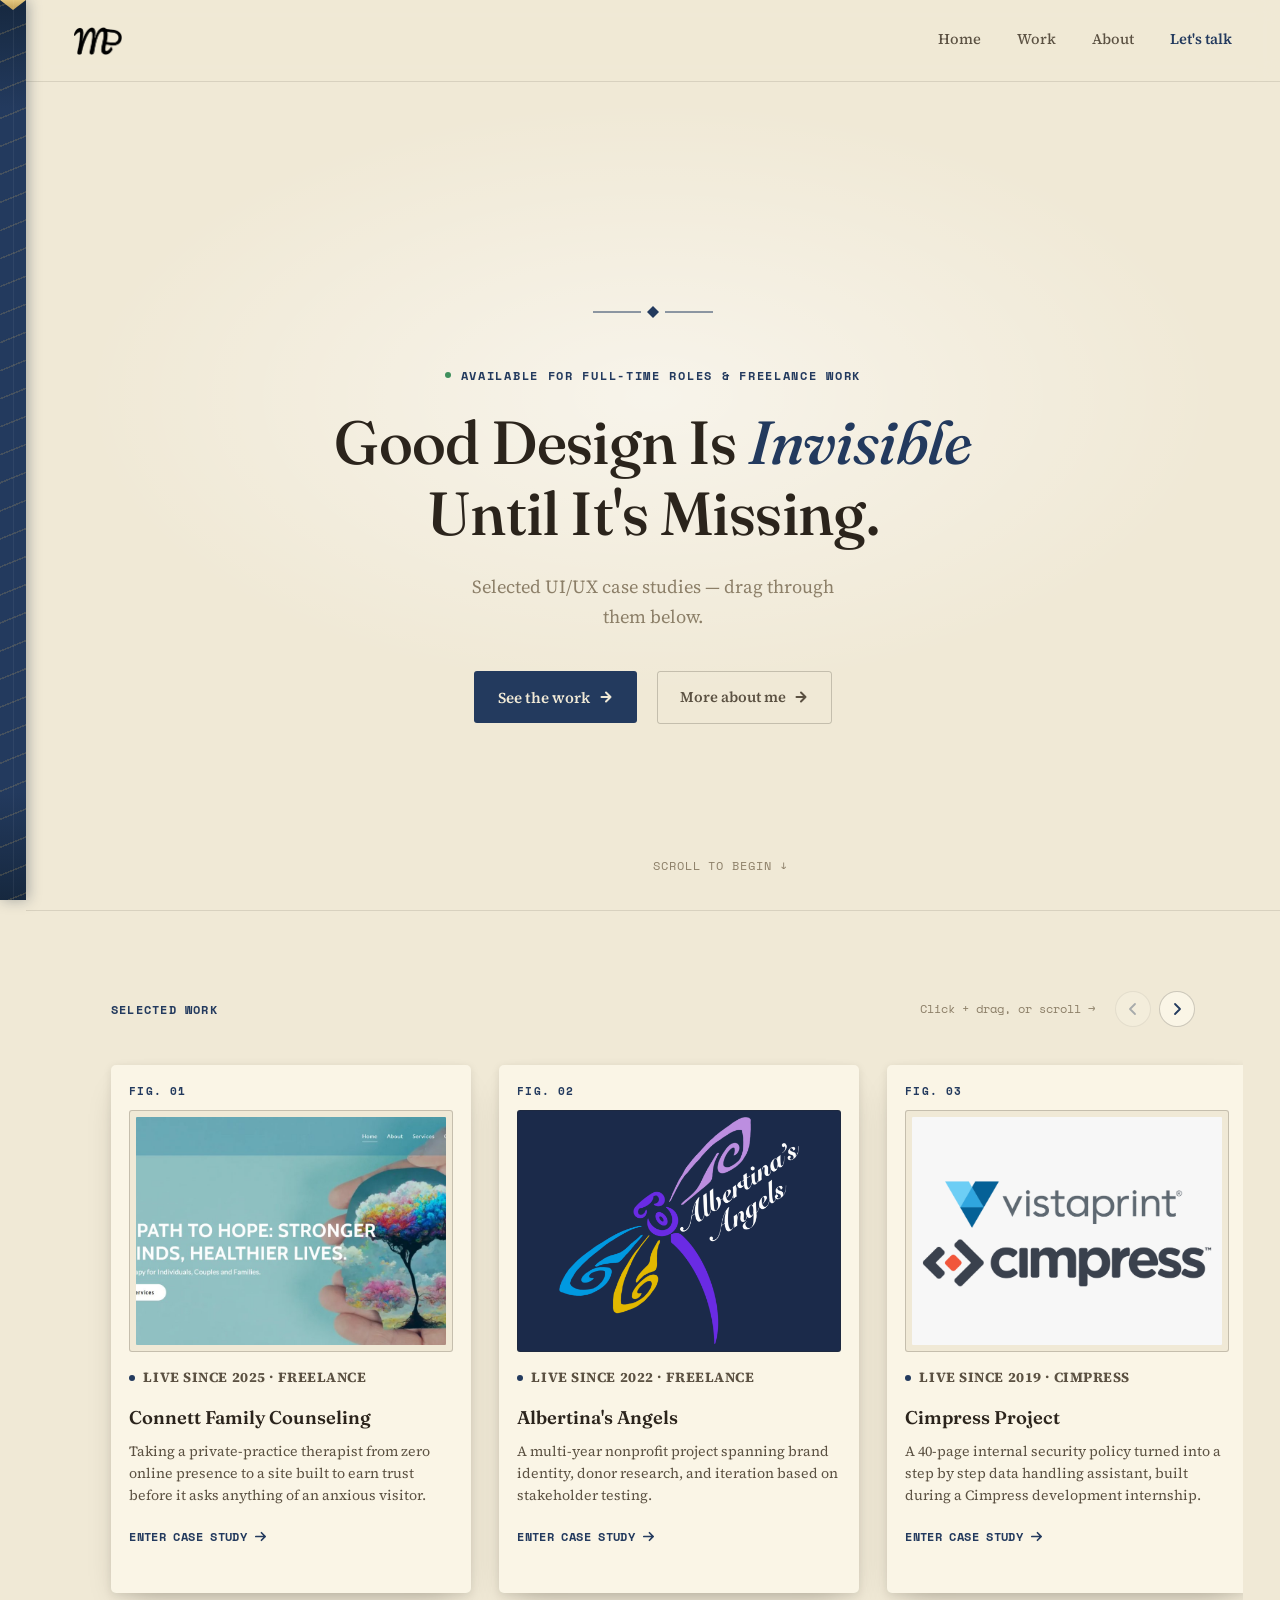
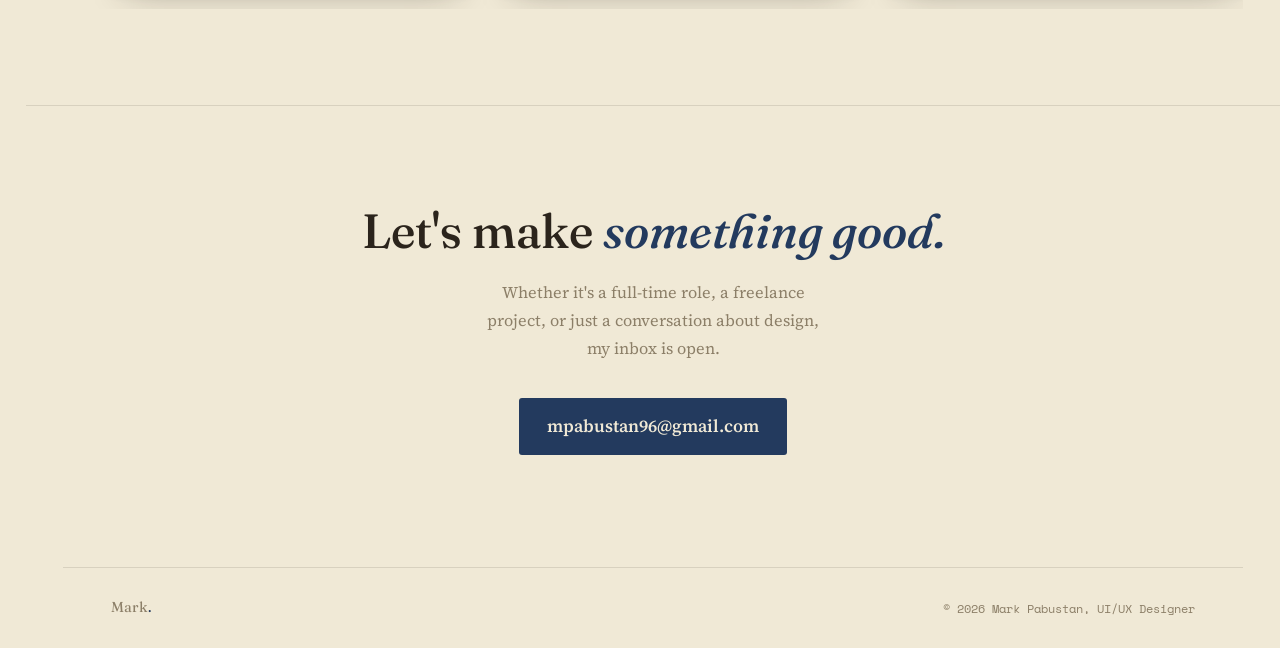
<file: index.html>
<!DOCTYPE html>
<html lang="en">
<head>
  <meta charset="UTF-8" />
  <meta name="viewport" content="width=device-width, initial-scale=1.0" />
  <title>Mark Pabustan, UI/UX Designer</title>
  <link rel="preconnect" href="https://fonts.googleapis.com" />
  <link rel="preconnect" href="https://fonts.gstatic.com" crossorigin />
  <link href="https://fonts.googleapis.com/css2?family=Fraunces:ital,opsz,wght@0,9..144,400;0,9..144,500;0,9..144,600;1,9..144,500&family=Source+Serif+4:opsz,wght@8..60,400;8..60,500;8..60,600&family=Space+Mono:wght@400;700&display=swap" rel="stylesheet" />
  <link rel="stylesheet" href="index.css" />
  <link rel="icon" href="images/favicon-light.png" media="(prefers-color-scheme: light)">
  <link rel="icon" href="images/favicon-dark.png" media="(prefers-color-scheme: dark)">
  <link rel="icon" href="images/favicon.ico" sizes="any">
  <link rel="apple-touch-icon" href="images/apple-touch-icon.png">
  <link rel="manifest" href="site.webmanifest">
  <meta name="theme-color" content="#F0E9D6">

  <!-- Open Graph / social preview -->
  <meta property="og:type" content="website">
  <meta property="og:site_name" content="Mark Pabustan — UI/UX Designer">
  <meta property="og:title" content="Mark Pabustan — UI/UX Designer">
  <meta property="og:description" content="UI/UX designer portfolio featuring selected case studies in product design, based in New York.">
  <meta property="og:image" content="images/og-image.png">
  <meta name="twitter:card" content="summary_large_image">
  <meta name="twitter:title" content="Mark Pabustan — UI/UX Designer">
  <meta name="twitter:description" content="UI/UX designer portfolio featuring selected case studies in product design, based in New York.">
  <meta name="twitter:image" content="images/og-image.png">
</head>
<body class="home-page">
  <script src="page-transitions.js"></script>

  <a href="#main" class="skip-link">Skip to main content</a>

  <!-- The spine — fixed navy binding, stitched with brass thread.
       .spine-fill is the scroll-progress ribbon bookmark. -->
  <div class="spine" aria-hidden="true">
    <div class="spine-fill" id="spineFill"></div>
  </div>

  <!-- NAV -->
  <header>
    <nav class="home-nav" aria-label="Primary">
      <a href="index.html" class="home-logo"><img src="images/logo-black.png" alt="Mark Pabustan, home" width="195" height="114"></a>
      <ul class="home-nav-links" id="nav-links">
        <li><a href="index.html">Home</a></li>
        <li><a href="#work-reel">Work</a></li>
        <li><a href="about.html">About</a></li>
        <li><a href="#contact" class="home-nav-cta">Let's talk</a></li>
      </ul>
      <button class="nav-toggle" id="nav-toggle" aria-expanded="false" aria-controls="nav-links-mobile" aria-label="Open menu">
        <svg width="22" height="22" viewBox="0 0 22 22" fill="none" stroke="currentColor" stroke-width="1.8" stroke-linecap="round" aria-hidden="true"><path d="M3 6h16M3 11h16M3 16h16"/></svg>
      </button>
    </nav>
    <ul class="nav-links-mobile" id="nav-links-mobile">
      <li><a href="index.html">Home</a></li>
      <li><a href="#work-reel">Work</a></li>
      <li><a href="about.html">About</a></li>
      <li><a href="#contact" class="home-nav-cta">Let's talk</a></li>
    </ul>
  </header>

  <main id="main">

    <!-- HERO — title page. No canvas: a static, physical opening
         page rather than a HUD-style particle network. -->
    <section class="home-hero" id="home-hero">
      <div class="hero-ornament" aria-hidden="true">
        <svg width="120" height="16" viewBox="0 0 120 16" fill="none">
          <line x1="0" y1="8" x2="48" y2="8" stroke="#233A5E" stroke-width="1"/>
          <path d="M60 2L66 8L60 14L54 8Z" fill="#233A5E"/>
          <line x1="72" y1="8" x2="120" y2="8" stroke="#233A5E" stroke-width="1"/>
        </svg>
      </div>
      <p class="home-eyebrow"><span class="dot" aria-hidden="true"></span>Available for full-time roles &amp; freelance work</p>
      <h1 class="home-h1">Good Design Is <em>Invisible</em> Until It's Missing.</h1>
      <p class="home-lede">Selected UI/UX case studies — drag through them below.</p>
      <div class="home-hero-actions">
        <a href="#work-reel" class="home-btn-primary">
          See the work
          <svg width="14" height="14" viewBox="0 0 14 14" fill="none" stroke="currentColor" stroke-width="2" stroke-linecap="round" stroke-linejoin="round" aria-hidden="true"><path d="M2.5 7h9M7 2.5L11.5 7 7 11.5"/></svg>
        </a>
        <a href="about.html" class="home-btn-ghost">
          More about me
          <svg width="14" height="14" viewBox="0 0 14 14" fill="none" stroke="currentColor" stroke-width="2" stroke-linecap="round" stroke-linejoin="round" aria-hidden="true"><path d="M2.5 7h9M7 2.5L11.5 7 7 11.5"/></svg>
        </a>
      </div>
      <span class="home-scroll-cue">Scroll to begin ↓</span>
    </section>

    <!-- WORK REEL — the original drag/wheel/scroll-snap-dots
         mechanic from index-work-reel.js, unchanged, reskinned
         here as numbered book plates. -->
    <section class="home-reel-wrap" id="work-reel">
      <div class="home-reel-head">
        <span class="home-reel-eyebrow">Selected work</span>
        <div class="home-reel-controls">
          <span class="home-reel-hint">Click + drag, or scroll →</span>
          <div class="reel-arrows">
            <button type="button" class="reel-arrow reel-arrow--prev" id="reelPrev" aria-label="Previous project">
              <svg width="16" height="16" viewBox="0 0 16 16" fill="none" stroke="currentColor" stroke-width="1.8" stroke-linecap="round" stroke-linejoin="round" aria-hidden="true"><path d="M10 3L5 8l5 5"/></svg>
            </button>
            <button type="button" class="reel-arrow reel-arrow--next" id="reelNext" aria-label="Next project">
              <svg width="16" height="16" viewBox="0 0 16 16" fill="none" stroke="currentColor" stroke-width="1.8" stroke-linecap="round" stroke-linejoin="round" aria-hidden="true"><path d="M6 3l5 5-5 5"/></svg>
            </button>
          </div>
        </div>
      </div>
      <div class="home-reel" id="reel" role="region" aria-roledescription="carousel" aria-label="Selected work" tabindex="0">

        <a class="home-frame" href="counseling.html">
          <span class="plate-fig">Fig. 01</span>
          <div class="plate-thumb">
            <img src="images/counseling-card.jpg" alt="Connett Family Counseling website" loading="lazy" draggable="false">
          </div>
          <p class="plate-status"><span class="live-dot" aria-hidden="true"></span>Live since 2025 · Freelance</p>
          <h3>Connett Family Counseling</h3>
          <p>Taking a private-practice therapist from zero online presence to a site built to earn trust before it asks anything of an anxious visitor.</p>
          <span class="plate-link">
            Enter case study
            <svg width="15" height="15" viewBox="0 0 16 16" fill="none" stroke="currentColor" stroke-width="1.8" stroke-linecap="round" stroke-linejoin="round" aria-hidden="true"><path d="M3 8h10M9 4l4 4-4 4"/></svg>
          </span>
        </a>

        <a class="home-frame home-frame--contain" href="albertinas-angels.html">
          <span class="plate-fig">Fig. 02</span>
          <div class="plate-thumb plate-thumb--angels">
            <img src="images/albertinas-angels-card.png" alt="Albertina's Angels brand identity" loading="lazy" draggable="false">
          </div>
          <p class="plate-status"><span class="live-dot" aria-hidden="true"></span>Live since 2022 · Freelance</p>
          <h3>Albertina's Angels</h3>
          <p>A multi-year nonprofit project spanning brand identity, donor research, and iteration based on stakeholder testing.</p>
          <span class="plate-link">
            Enter case study
            <svg width="15" height="15" viewBox="0 0 16 16" fill="none" stroke="currentColor" stroke-width="1.8" stroke-linecap="round" stroke-linejoin="round" aria-hidden="true"><path d="M3 8h10M9 4l4 4-4 4"/></svg>
          </span>
        </a>

        <a class="home-frame" href="dhpa.html">
          <span class="plate-fig">Fig. 03</span>
          <div class="plate-thumb">
            <img src="images/dhpa-card.png" alt="Cimpress and Vistaprint logo lockup, representing the DHPA internal tool project" loading="lazy" draggable="false">
          </div>
          <p class="plate-status"><span class="live-dot" aria-hidden="true"></span>Live since 2019 · Cimpress</p>
          <h3>Cimpress Project</h3>
          <p>A 40-page internal security policy turned into a step by step data handling assistant, built during a Cimpress development internship.</p>
          <span class="plate-link">
            Enter case study
            <svg width="15" height="15" viewBox="0 0 16 16" fill="none" stroke="currentColor" stroke-width="1.8" stroke-linecap="round" stroke-linejoin="round" aria-hidden="true"><path d="M3 8h10M9 4l4 4-4 4"/></svg>
          </span>
        </a>

        <a class="home-frame" href="education.html">
          <span class="plate-fig">Fig. 04</span>
          <div class="plate-thumb">
            <img src="images/bootcamp-card.jpg" alt="Bootcamp project screenshots" loading="lazy" draggable="false">
          </div>
          <p class="plate-status"><span class="live-dot" aria-hidden="true"></span>Completed in 2023</p>
          <h3>Bootcamp Projects</h3>
          <p>A handful of smaller projects from the Google UX Design Certificate and Columbia Engineering UI/UX Bootcamp — earlier reps, different muscles.</p>
          <span class="plate-link">
            Enter case studies
            <svg width="15" height="15" viewBox="0 0 16 16" fill="none" stroke="currentColor" stroke-width="1.8" stroke-linecap="round" stroke-linejoin="round" aria-hidden="true"><path d="M3 8h10M9 4l4 4-4 4"/></svg>
          </span>
        </a>

      </div>
      <div class="home-dots" id="dots" role="tablist" aria-label="Jump to a project">
        <button type="button" class="is-active" role="tab" aria-selected="true" aria-label="Connett Family Counseling"></button>
        <button type="button" role="tab" aria-selected="false" aria-label="Albertina's Angels"></button>
        <button type="button" role="tab" aria-selected="false" aria-label="Cimpress Project"></button>
        <button type="button" role="tab" aria-selected="false" aria-label="Bootcamp Projects"></button>
      </div>
    </section>

    <!-- CONTACT — the colophon page -->
    <section class="home-contact" id="contact">
      <h2>Let's make <em>something good.</em></h2>
      <p>Whether it's a full-time role, a freelance project, or just a conversation about design, my inbox is open.</p>
      <a href="mailto:mpabustan96@gmail.com" class="home-contact-email">mpabustan96@gmail.com</a>
    </section>

  </main>

  <footer class="home-footer">
    <span class="home-footer-logo">Mark<span>.</span></span>
    <span class="home-footer-copy">© 2026 Mark Pabustan, UI/UX Designer</span>
  </footer>

  <script src="index-work-reel.js"></script>

  <script>
    const navToggle = document.getElementById('nav-toggle');
    const mobileNav = document.getElementById('nav-links-mobile');

    // Keep the mobile dropdown pinned directly under the sticky nav,
    // measuring its real height since it can wrap on small screens.
    function updateMobileNavOffset() {
      const headerEl = document.querySelector('.home-nav');
      if (headerEl) {
        document.documentElement.style.setProperty('--nav-h', headerEl.offsetHeight + 'px');
      }
    }
    updateMobileNavOffset();
    window.addEventListener('resize', updateMobileNavOffset);
    window.addEventListener('orientationchange', updateMobileNavOffset);

    navToggle.addEventListener('click', () => {
      updateMobileNavOffset();
      const isOpen = mobileNav.classList.toggle('is-open');
      navToggle.setAttribute('aria-expanded', String(isOpen));
      navToggle.setAttribute('aria-label', isOpen ? 'Close menu' : 'Open menu');
    });

    mobileNav.querySelectorAll('a').forEach(link => {
      link.addEventListener('click', () => {
        mobileNav.classList.remove('is-open');
        navToggle.setAttribute('aria-expanded', 'false');
        navToggle.setAttribute('aria-label', 'Open menu');
      });
    });

    // Spine ribbon-bookmark scroll progress
    const spineFill = document.getElementById('spineFill');
    function updateSpineFill() {
      const scrollTop = window.scrollY;
      const docHeight = document.documentElement.scrollHeight - window.innerHeight;
      const pct = docHeight > 0 ? Math.min(100, (scrollTop / docHeight) * 100) : 0;
      spineFill.style.height = pct + '%';
    }
    window.addEventListener('scroll', updateSpineFill, { passive: true });
    updateSpineFill();
  </script>

</body>
</html>
</file>
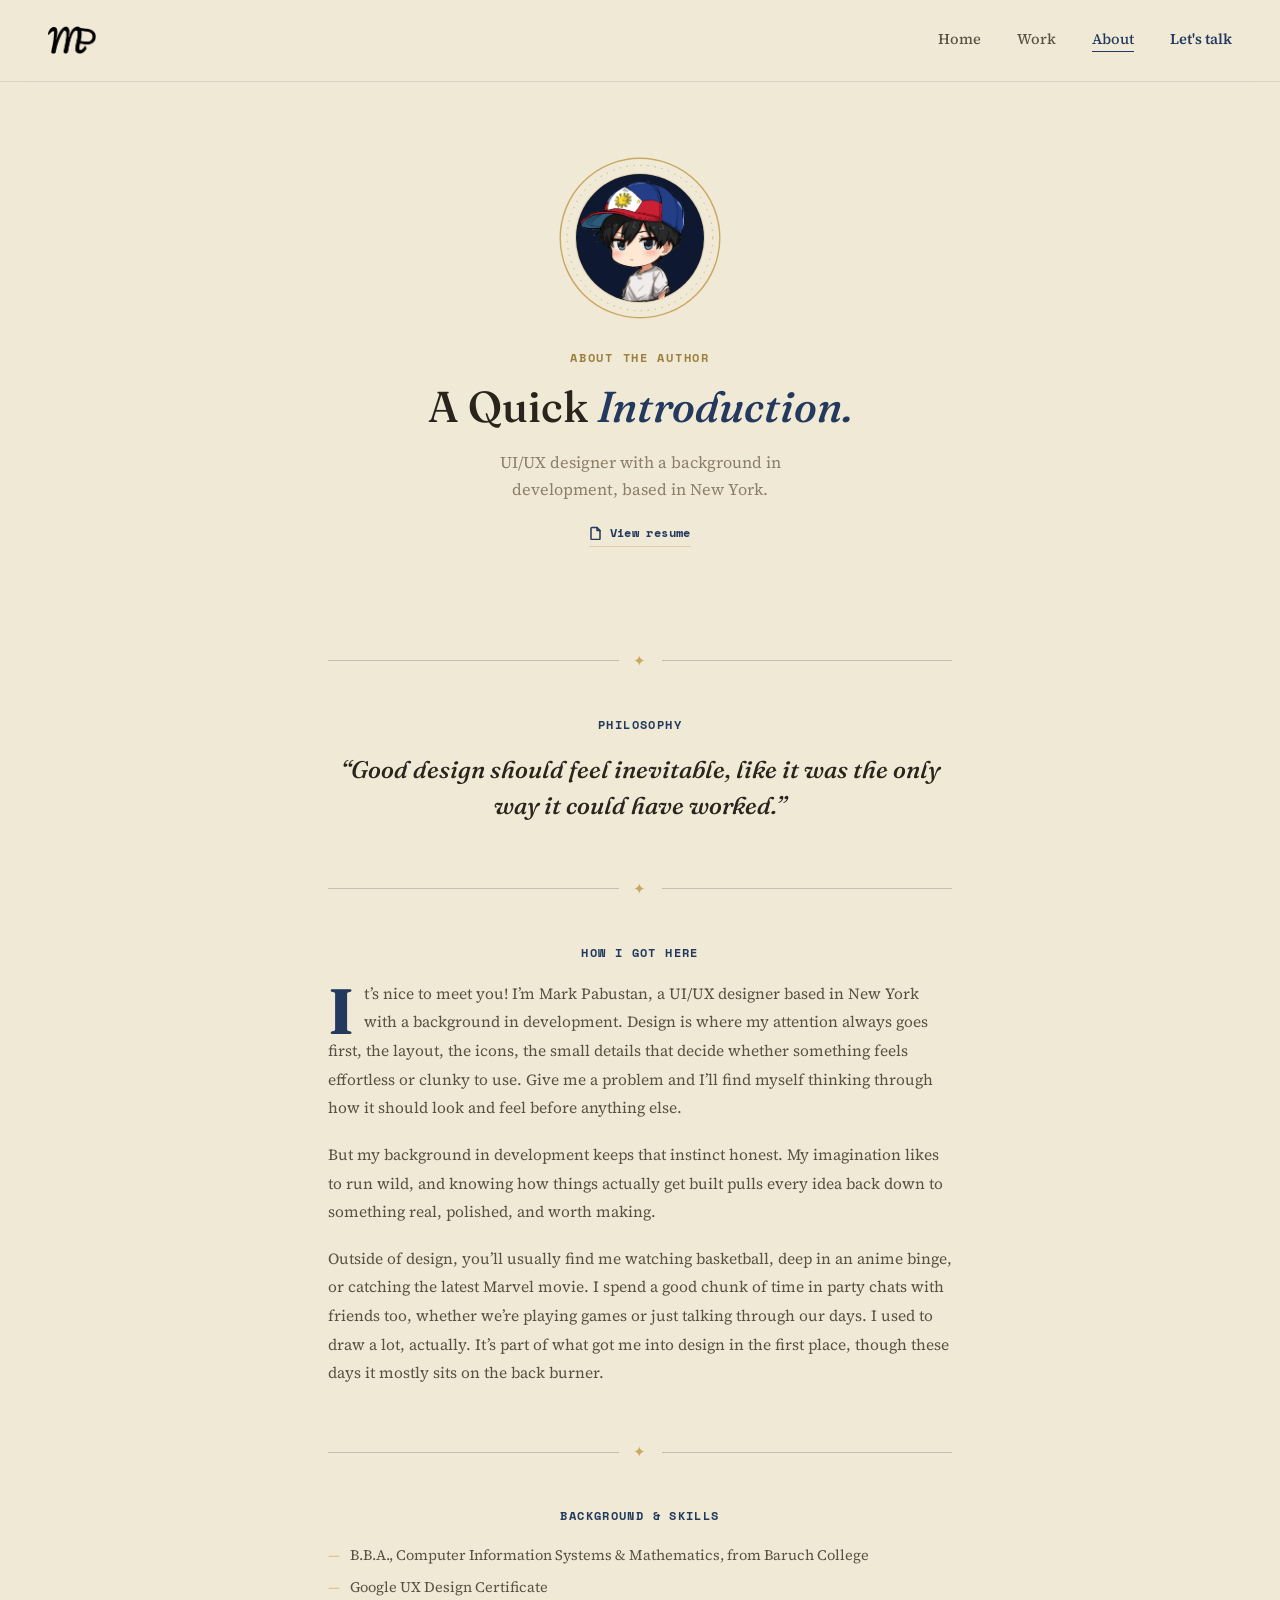
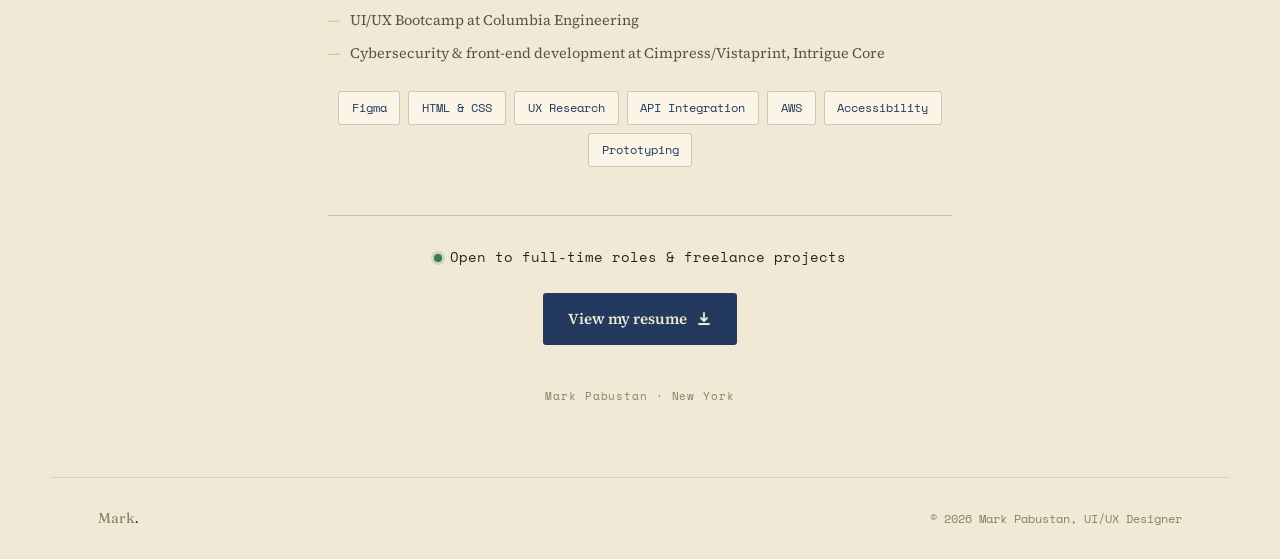
<file: about.html>
<!DOCTYPE html>
<html lang="en">
<head>
  <meta charset="UTF-8" />
  <meta name="viewport" content="width=device-width, initial-scale=1.0" />
  <title>About, Mark Pabustan</title>
  <link rel="preconnect" href="https://fonts.googleapis.com" />
  <link rel="preconnect" href="https://fonts.gstatic.com" crossorigin />
  <link href="https://fonts.googleapis.com/css2?family=Fraunces:ital,opsz,wght@0,9..144,400;0,9..144,500;0,9..144,600;0,9..144,700;1,9..144,500&family=Source+Serif+4:opsz,wght@8..60,400;8..60,500;8..60,600&family=Space+Mono:wght@400;700&display=swap" rel="stylesheet" />
  <link rel="stylesheet" href="about.css" />

  <!-- Favicon (theme-adaptive) -->
  <link rel="icon" href="images/favicon-light.png" media="(prefers-color-scheme: light)">
  <link rel="icon" href="images/favicon-dark.png" media="(prefers-color-scheme: dark)">
  <link rel="icon" href="images/favicon.ico" sizes="any">
  <link rel="apple-touch-icon" href="images/apple-touch-icon.png">
  <link rel="manifest" href="site.webmanifest">
  <meta name="theme-color" content="#F0E9D6">

  <!-- Open Graph / social preview -->
  <meta property="og:type" content="website">
  <meta property="og:site_name" content="Mark Pabustan — UI/UX Designer">
  <meta property="og:title" content="About — Mark Pabustan, UI/UX Designer">
  <meta property="og:description" content="UI/UX designer with a background in development, based in New York.">
  <meta property="og:image" content="images/og-image.png">
  <meta name="twitter:card" content="summary_large_image">
  <meta name="twitter:title" content="About — Mark Pabustan, UI/UX Designer">
  <meta name="twitter:description" content="UI/UX designer with a background in development, based in New York.">
  <meta name="twitter:image" content="images/og-image.png">
</head>
<body class="about-page">
  <script src="page-transitions.js"></script>

  <a href="#main" class="skip-link">Skip to main content</a>

  <!-- NAV — same pattern as the homepage: sticky, blurred parchment, logo-black -->
  <header>
    <nav class="about-nav" aria-label="Primary">
      <a href="index.html" class="about-logo"><img src="images/logo-black.png" alt="Mark Pabustan, home" width="195" height="114"></a>
      <ul class="about-nav-links" id="nav-links">
        <li><a href="index.html">Home</a></li>
        <li><a href="index.html#work-reel">Work</a></li>
        <li><a href="about.html" class="is-current">About</a></li>
        <li><a href="index.html#contact" class="about-nav-cta">Let's talk</a></li>
      </ul>
      <button class="nav-toggle" id="nav-toggle" aria-expanded="false" aria-controls="nav-links-mobile" aria-label="Open menu">
        <svg width="22" height="22" viewBox="0 0 22 22" fill="none" stroke="currentColor" stroke-width="1.8" stroke-linecap="round" aria-hidden="true">
          <path d="M3 6h16M3 11h16M3 16h16"/>
        </svg>
      </button>
    </nav>
    <ul class="nav-links-mobile" id="nav-links-mobile">
      <li><a href="index.html">Home</a></li>
      <li><a href="index.html#work-reel">Work</a></li>
      <li><a href="about.html">About</a></li>
      <li><a href="index.html#contact" class="about-nav-cta">Let's talk</a></li>
    </ul>
  </header>

  <main id="main">

    <!-- HERO — engraved double-ring frame around the author portrait -->
    <section class="about-hero">
      <div class="ring-frame">
        <svg viewBox="0 0 120 120" aria-hidden="true">
          <circle cx="60" cy="60" r="57" fill="none" stroke="currentColor" stroke-width="1"/>
          <circle cx="60" cy="60" r="52" fill="none" stroke="currentColor" stroke-width="0.6" stroke-dasharray="1 4"/>
        </svg>
        <div class="cameo"><img src="images/avatar-port-circle.png" alt="Mark Pabustan"></div>
      </div>
      <p class="about-eyebrow">About the author</p>
      <h1>A Quick <em>Introduction.</em></h1>
      <p class="about-sub">UI/UX designer with a background in development, based in New York.</p>
      <a href="resume.pdf" target="_blank" rel="noopener" class="resume-link">
        <svg width="14" height="14" viewBox="0 0 14 14" fill="none" stroke="currentColor" stroke-width="1.5" stroke-linecap="round" stroke-linejoin="round" aria-hidden="true"><path d="M3 1.5h5l3 3v8a1 1 0 01-1 1H3a1 1 0 01-1-1v-10a1 1 0 011-1z"/><path d="M8 1.5v3h3"/></svg>
        View resume
      </a>
    </section>

    <div class="divider" aria-hidden="true"><span class="ln"></span><span class="mk">&#10022;</span><span class="ln"></span></div>

    <!-- PHILOSOPHY -->
    <section>
      <p class="section-eyebrow">Philosophy</p>
      <div class="quote-block">
        <p>&ldquo;Good design should feel inevitable, like it was the only way it could have worked.&rdquo;</p>
      </div>
    </section>

    <div class="divider" aria-hidden="true"><span class="ln"></span><span class="mk">&#10022;</span><span class="ln"></span></div>

    <!-- HOW I GOT HERE — illuminated drop cap, ink-settle reveal on scroll -->
    <section>
      <p class="section-eyebrow">How I got here</p>
      <div class="bio-text reveal" id="bio-text">
        <p><span class="dropcap">I</span>t&rsquo;s nice to meet you! I&rsquo;m Mark Pabustan, a UI/UX designer based in New York with a background in development. Design is where my attention always goes first, the layout, the icons, the small details that decide whether something feels effortless or clunky to use. Give me a problem and I&rsquo;ll find myself thinking through how it should look and feel before anything else.</p>
        <p>But my background in development keeps that instinct honest. My imagination likes to run wild, and knowing how things actually get built pulls every idea back down to something real, polished, and worth making.</p>
        <p>Outside of design, you&rsquo;ll usually find me watching basketball, deep in an anime binge, or catching the latest Marvel movie. I spend a good chunk of time in party chats with friends too, whether we&rsquo;re playing games or just talking through our days. I used to draw a lot, actually. It&rsquo;s part of what got me into design in the first place, though these days it mostly sits on the back burner.</p>
      </div>
    </section>

    <div class="divider" aria-hidden="true"><span class="ln"></span><span class="mk">&#10022;</span><span class="ln"></span></div>

    <!-- BACKGROUND & SKILLS -->
    <section>
      <p class="section-eyebrow">Background &amp; skills</p>
      <div class="rack">
        <div class="rack-row"><span class="led" aria-hidden="true">&mdash;</span><span>B.B.A., Computer Information Systems &amp; Mathematics, from Baruch College</span></div>
        <div class="rack-row"><span class="led" aria-hidden="true">&mdash;</span><span>Google UX Design Certificate</span></div>
        <div class="rack-row"><span class="led" aria-hidden="true">&mdash;</span><span>UI/UX Bootcamp at Columbia Engineering</span></div>
        <div class="rack-row"><span class="led" aria-hidden="true">&mdash;</span><span>Cybersecurity &amp; front-end development at Cimpress/Vistaprint, Intrigue Core</span></div>
      </div>
      <div class="chips">
        <span class="chip">Figma</span>
        <span class="chip">HTML &amp; CSS</span>
        <span class="chip">UX Research</span>
        <span class="chip">API Integration</span>
        <span class="chip">AWS</span>
        <span class="chip">Accessibility</span>
        <span class="chip">Prototyping</span>
      </div>
    </section>

    <!-- AVAILABILITY (exact original copy) -->
    <section class="avail-block">
      <div class="avail-status"><span class="avail-dot" aria-hidden="true"></span>Open to full-time roles &amp; freelance projects</div>
      <a href="resume.pdf" target="_blank" rel="noopener" class="resume-cta">
        View my resume
        <svg width="16" height="16" viewBox="0 0 16 16" fill="none" stroke="currentColor" stroke-width="1.8" stroke-linecap="round" stroke-linejoin="round" aria-hidden="true"><path d="M8 2v8m0 0l-3-3m3 3l3-3M3 13h10"/></svg>
      </a>
    </section>

    <p class="colophon">Mark Pabustan &middot; New York</p>

  </main>

  <!-- FOOTER -->
  <footer>
    <span class="footer-logo">Mark<span>.</span></span>
    <span>© 2026 Mark Pabustan, UI/UX Designer</span>
  </footer>

  <script src="about.js"></script>

</body>
</html>
</file>
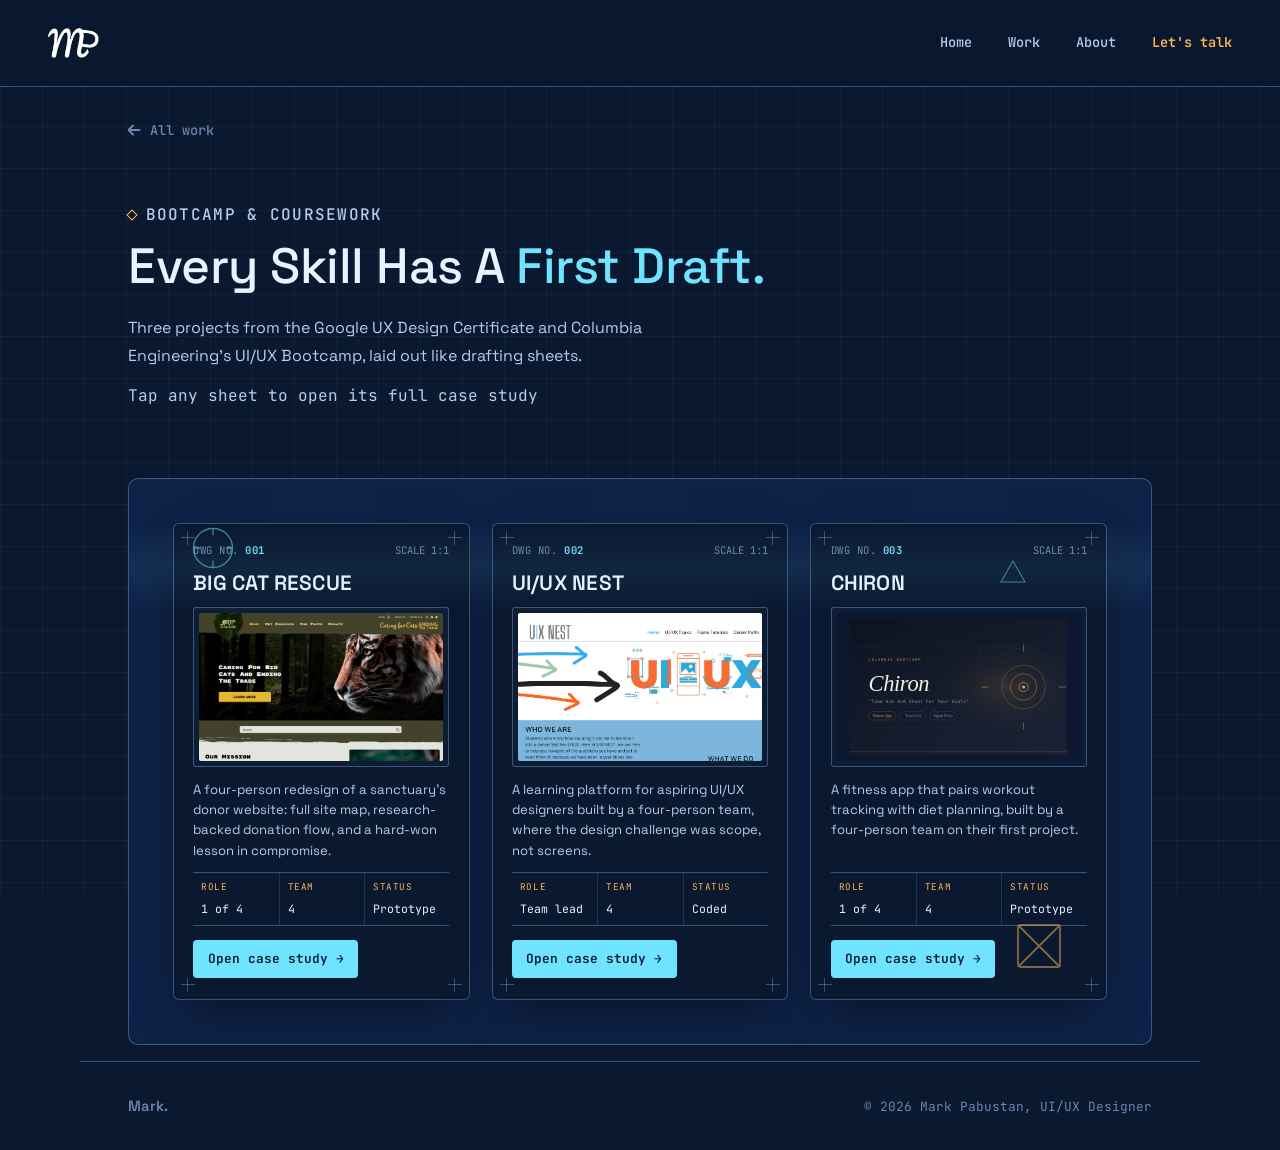
<file: education.html>
<!DOCTYPE html>
<html lang="en">
<head>
  <meta charset="UTF-8" />
  <meta name="viewport" content="width=device-width, initial-scale=1.0" />
  <title>Bootcamp Projects, Mark Pabustan</title>
  <link rel="preconnect" href="https://fonts.googleapis.com" />
  <link rel="preconnect" href="https://fonts.gstatic.com" crossorigin />
  <link href="https://fonts.googleapis.com/css2?family=Space+Grotesk:wght@400;500;600;700&family=JetBrains+Mono:wght@400;500;600&display=swap" rel="stylesheet" />
  <link rel="stylesheet" href="education.css" />

  <!-- Favicon (theme-adaptive) -->
  <link rel="icon" href="images/favicon-light.png" media="(prefers-color-scheme: light)">
  <link rel="icon" href="images/favicon-dark.png" media="(prefers-color-scheme: dark)">
  <link rel="icon" href="images/favicon.ico" sizes="any">
  <link rel="apple-touch-icon" href="images/apple-touch-icon.png">
  <link rel="manifest" href="site.webmanifest">
  <meta name="theme-color" content="#0A0C12">

  <!-- Open Graph / social preview -->
  <meta property="og:type" content="website">
  <meta property="og:site_name" content="Mark Pabustan — UI/UX Designer">
  <meta property="og:title" content="Bootcamp Projects — Mark Pabustan">
  <meta property="og:description" content="Projects from the Google UX Design Certificate and Columbia Engineering UI/UX Bootcamp.">
  <meta property="og:image" content="images/og-image.png">
  <meta name="twitter:card" content="summary_large_image">
  <meta name="twitter:title" content="Bootcamp Projects — Mark Pabustan">
  <meta name="twitter:description" content="Projects from the Google UX Design Certificate and Columbia Engineering UI/UX Bootcamp.">
  <meta name="twitter:image" content="images/og-image.png">
</head>
<body>
  <script src="page-transitions.js"></script>

  <a href="#main" class="skip-link">Skip to main content</a>

  <header>
    <nav class="nav" aria-label="Primary">
      <a href="index.html" class="nav-logo"><img src="images/logo-white.png" alt="Mark Pabustan, home" width="194" height="114"></a>
      <ul class="nav-links" id="nav-links">
        <li><a href="index.html">Home</a></li>
        <li><a href="index.html#work">Work</a></li>
        <li><a href="about.html">About</a></li>
        <li><a href="index.html#contact" class="nav-cta">Let's talk</a></li>
      </ul>
      <button class="nav-toggle" id="nav-toggle" aria-expanded="false" aria-controls="nav-links-mobile" aria-label="Open menu">
        <svg width="22" height="22" viewBox="0 0 22 22" fill="none" stroke="currentColor" stroke-width="1.8" stroke-linecap="round" aria-hidden="true"><path d="M3 6h16M3 11h16M3 16h16"/></svg>
      </button>
    </nav>
    <ul class="nav-links-mobile" id="nav-links-mobile">
      <li><a href="index.html">Home</a></li>
      <li><a href="index.html#work">Work</a></li>
      <li><a href="about.html">About</a></li>
      <li><a href="index.html#contact" class="nav-cta">Let's talk</a></li>
    </ul>
  </header>

  <main id="main" class="page">

    <a href="index.html" class="subpage-back">
      <svg width="14" height="14" viewBox="0 0 14 14" fill="none" stroke="currentColor" stroke-width="2" stroke-linecap="round" stroke-linejoin="round" aria-hidden="true"><path d="M11.5 7h-9M5 2.5L0.5 7 5 11.5"/></svg>
      All work
    </a>

    <section class="bp-intro">
      <p class="bp-eyebrow">Bootcamp &amp; coursework</p>
      <h1>Every Skill Has A <em>First Draft.</em></h1>
      <p>Three projects from the Google UX Design Certificate and Columbia Engineering's UI/UX Bootcamp, laid out like drafting sheets.</p>
      <p class="bp-hint">Tap any sheet to open its full case study</p>
    </section>

    <section class="bp-viewport" aria-label="Bootcamp project sheets">
      <div class="bp-float a" aria-hidden="true"><svg viewBox="0 0 40 40" fill="none" stroke="#6FE3FF" stroke-width="1.2"><circle cx="20" cy="20" r="17"/><path d="M20 3v6M20 31v6M3 20h6M31 20h6"/></svg></div>
      <div class="bp-float b" aria-hidden="true"><svg viewBox="0 0 40 40" fill="none" stroke="#FFB454" stroke-width="1.2"><rect x="6" y="6" width="28" height="28" rx="2"/><path d="M6 6l28 28M34 6L6 34"/></svg></div>
      <div class="bp-float c" aria-hidden="true"><svg viewBox="0 0 40 40" fill="none" stroke="#6FE3FF" stroke-width="1.4"><path d="M20 4l16 28H4z"/></svg></div>
      <div class="bp-scan" aria-hidden="true"></div>

      <!-- Plain static grid: all three sheets sit side by side (desktop)
           or stacked (mobile), filling the box. No scroll container, no
           swipe/drag, no JS at all — every sheet is just a normal,
           always-visible, always-clickable card. -->
      <div class="bp-grid">

        <article class="bp-sheet">
          <span class="reg-mark tl"></span><span class="reg-mark tr"></span><span class="reg-mark bl"></span><span class="reg-mark br"></span>
          <div class="bp-sheet-head">
            <span class="bp-dwg-no">DWG NO. <b>001</b></span>
            <span class="bp-scale">SCALE 1:1</span>
          </div>
          <h3>Big Cat Rescue</h3>
          <div class="bp-frame">
            <img src="images/big-cat-rescue-hifi.png" alt="High-fidelity desktop mockup of the Big Cat Rescue homepage redesign, with a forest-and-tiger hero image and styled mission section" loading="lazy">
          </div>
          <p class="bp-desc">A four-person redesign of a sanctuary's donor website: full site map, research-backed donation flow, and a hard-won lesson in compromise.</p>
          <div class="bp-specs">
            <div><span class="k">Role</span><span class="v">1 of 4</span></div>
            <div><span class="k">Team</span><span class="v">4</span></div>
            <div><span class="k">Status</span><span class="v">Prototype</span></div>
          </div>
          <a href="big-cat-rescue.html" class="bp-open">Open case study →</a>
        </article>

        <article class="bp-sheet">
          <span class="reg-mark tl"></span><span class="reg-mark tr"></span><span class="reg-mark bl"></span><span class="reg-mark br"></span>
          <div class="bp-sheet-head">
            <span class="bp-dwg-no">DWG NO. <b>002</b></span>
            <span class="bp-scale">SCALE 1:1</span>
          </div>
          <h3>UI/UX Nest</h3>
          <div class="bp-frame">
            <img src="images/ui-ux-nest-card.png" alt="UI/UX Nest homepage showing the UIX Nest logo, a hero graphic with colorful directional arrows and the letters UI/UX, and a blue Who We Are section below" loading="lazy">
          </div>
          <p class="bp-desc">A learning platform for aspiring UI/UX designers built by a four-person team, where the design challenge was scope, not screens.</p>
          <div class="bp-specs">
            <div><span class="k">Role</span><span class="v">Team lead</span></div>
            <div><span class="k">Team</span><span class="v">4</span></div>
            <div><span class="k">Status</span><span class="v">Coded</span></div>
          </div>
          <a href="ui-ux-nest.html" class="bp-open">Open case study →</a>
        </article>

        <article class="bp-sheet">
          <span class="reg-mark tl"></span><span class="reg-mark tr"></span><span class="reg-mark bl"></span><span class="reg-mark br"></span>
          <div class="bp-sheet-head">
            <span class="bp-dwg-no">DWG NO. <b>003</b></span>
            <span class="bp-scale">SCALE 1:1</span>
          </div>
          <h3>Chiron</h3>
          <div class="bp-frame contain">
            <img src="images/chiron-card.svg" alt="Chiron fitness app — dark navy card with the italic Chiron wordmark and a bronze target reticle graphic, representing the app's 'Take Aim And Shoot For Your Goals' identity" loading="lazy">
          </div>
          <p class="bp-desc">A fitness app that pairs workout tracking with diet planning, built by a four-person team on their first project.</p>
          <div class="bp-specs">
            <div><span class="k">Role</span><span class="v">1 of 4</span></div>
            <div><span class="k">Team</span><span class="v">4</span></div>
            <div><span class="k">Status</span><span class="v">Prototype</span></div>
          </div>
          <a href="chiron.html" class="bp-open">Open case study →</a>
        </article>

      </div>
    </section>

  </main>

  <footer>
    <span class="footer-logo">Mark<span>.</span></span>
    <span class="footer-copy">© 2026 Mark Pabustan, UI/UX Designer</span>
  </footer>

  <script>
    /* ── Mobile nav toggle ── */
    const navToggle = document.getElementById('nav-toggle');
    const mobileNav = document.getElementById('nav-links-mobile');

    function updateMobileNavOffset() {
      const headerEl = document.querySelector('.nav');
      if (headerEl) {
        document.documentElement.style.setProperty('--mobile-nav-offset', headerEl.offsetHeight + 'px');
      }
    }
    updateMobileNavOffset();
    window.addEventListener('resize', updateMobileNavOffset);
    window.addEventListener('orientationchange', updateMobileNavOffset);

    navToggle.addEventListener('click', () => {
      updateMobileNavOffset();
      const isOpen = mobileNav.classList.toggle('is-open');
      navToggle.setAttribute('aria-expanded', String(isOpen));
      navToggle.setAttribute('aria-label', isOpen ? 'Close menu' : 'Open menu');
    });

    mobileNav.querySelectorAll('a').forEach(link => {
      link.addEventListener('click', () => {
        mobileNav.classList.remove('is-open');
        navToggle.setAttribute('aria-expanded', 'false');
        navToggle.setAttribute('aria-label', 'Open menu');
      });
    });

  </script>

</body>
</html>
</file>
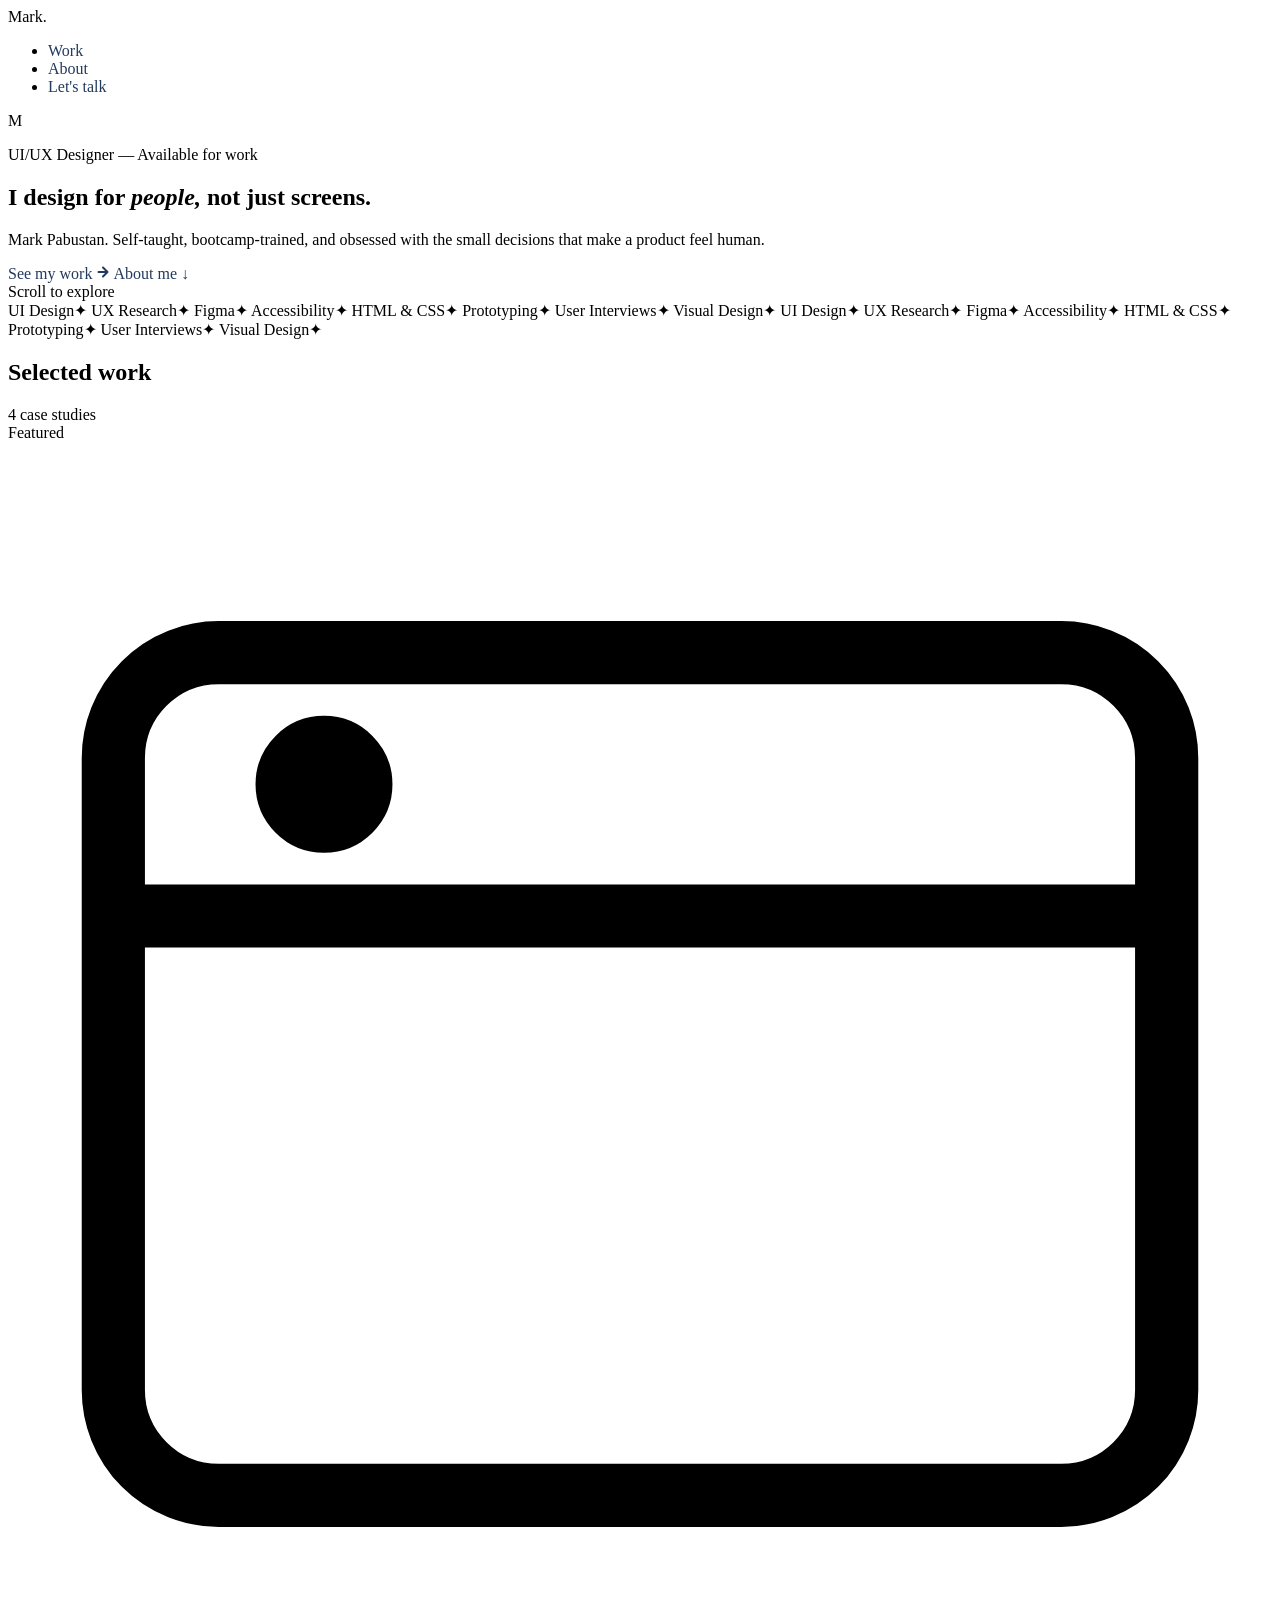
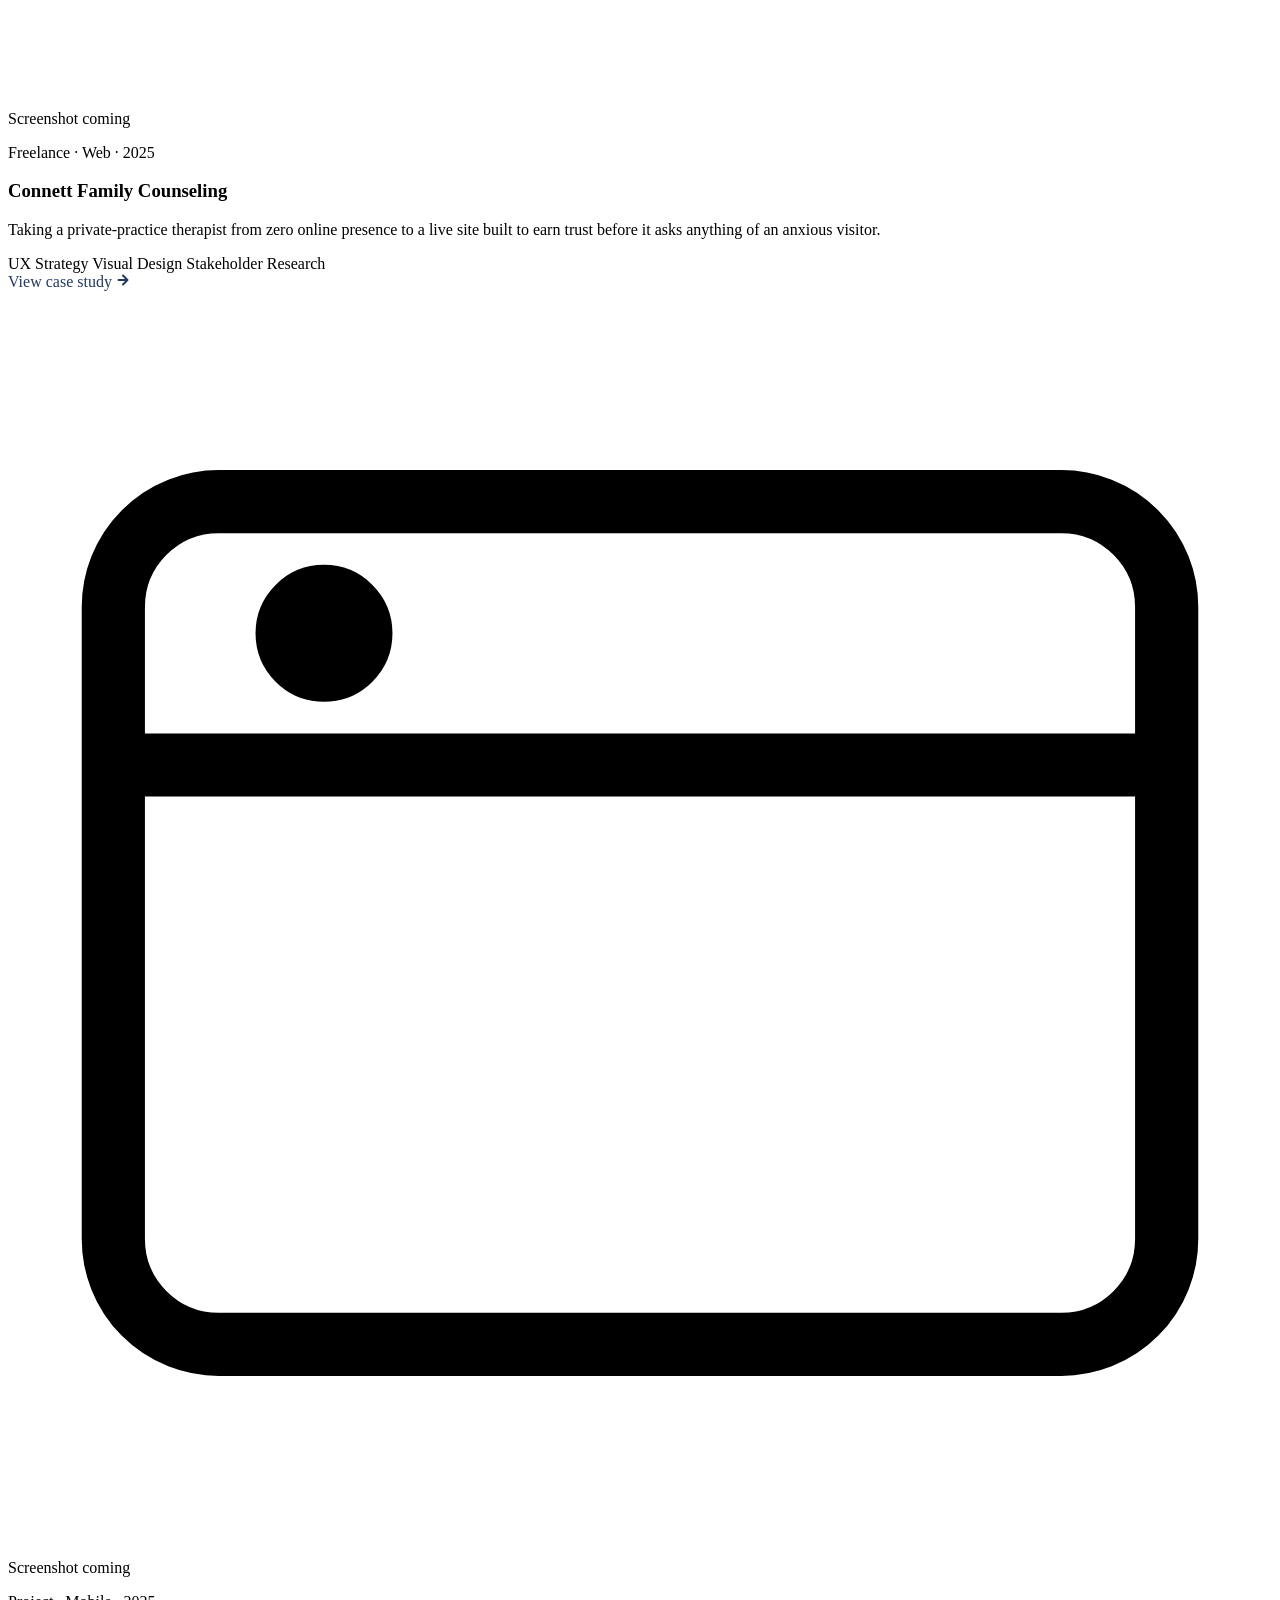
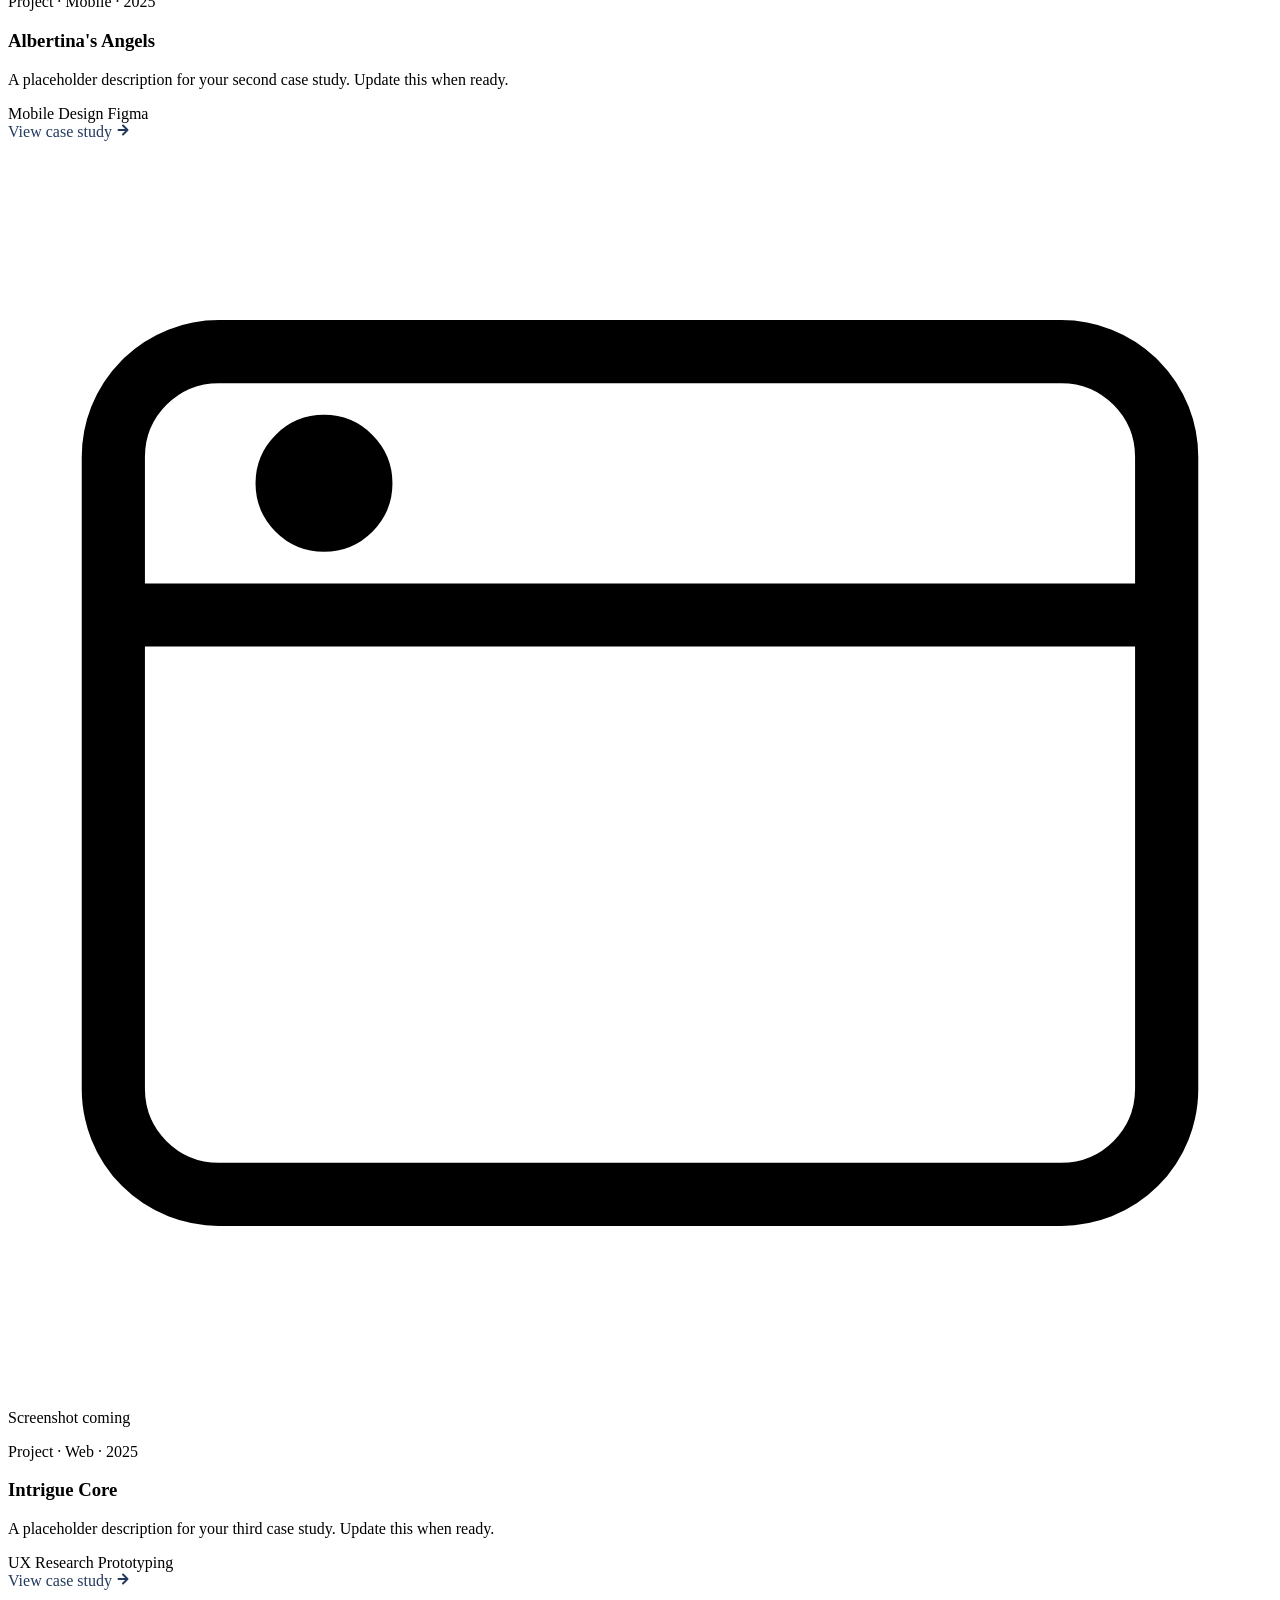
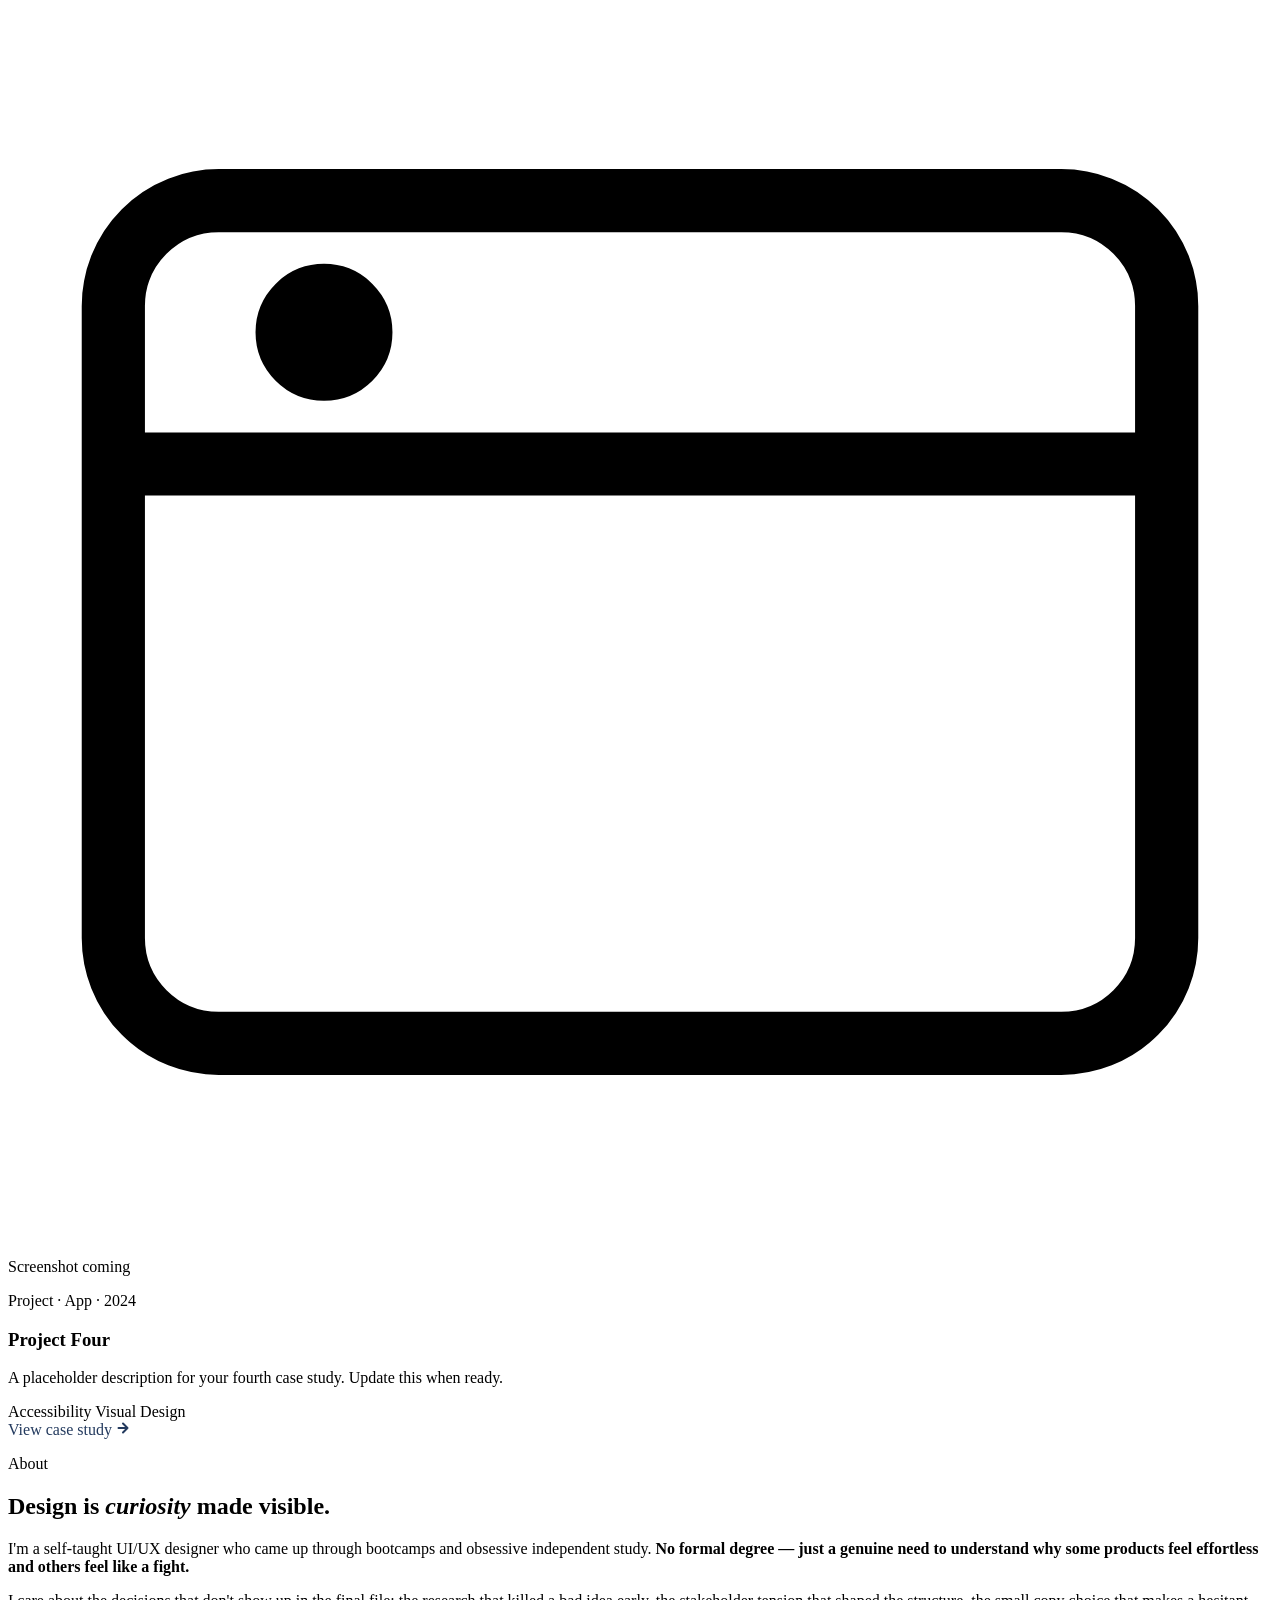
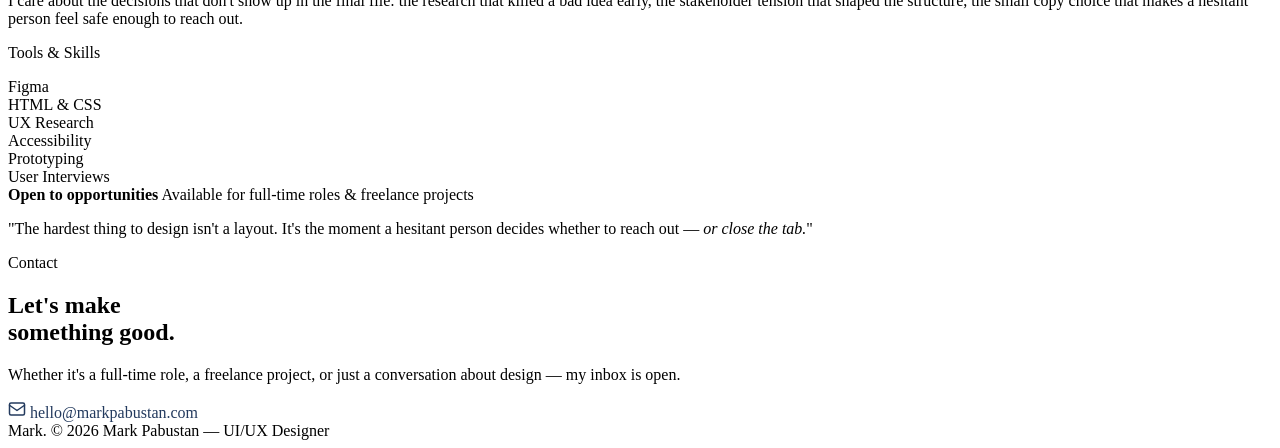
<file: index (1).html>
<!DOCTYPE html>
<html lang="en">
<head>
  <meta charset="UTF-8" />
  <meta name="viewport" content="width=device-width, initial-scale=1.0" />
  <title>Mark Pabustan — UI/UX Designer</title>
  <link rel="preconnect" href="https://fonts.googleapis.com" />
  <link rel="preconnect" href="https://fonts.gstatic.com" crossorigin />
  <link href="https://fonts.googleapis.com/css2?family=Syne:wght@400;500;600;700;800&family=Inter:wght@400;500&display=swap" rel="stylesheet" />
  <link rel="stylesheet" href="index.css" />
</head>
<body>

  <!-- NAV -->
  <header>
    <nav class="nav">
      <span class="nav-logo">Mark<span>.</span></span>
      <ul class="nav-links">
        <li><a href="#work">Work</a></li>
        <li><a href="#about">About</a></li>
        <li><a href="#contact" class="nav-cta">Let's talk</a></li>
      </ul>
    </nav>
  </header>

  <!-- HERO -->
  <section class="hero">
    <div class="hero-ambient" aria-hidden="true">M</div>

    <p class="hero-tag">UI/UX Designer — Available for work</p>

    <h1>I design for <em>people,</em> not just screens.</h1>

    <p class="hero-sub">
      Mark Pabustan. Self-taught, bootcamp-trained, and obsessed with the small decisions that make a product feel human.
    </p>

    <div class="hero-actions">
      <a href="#work" class="btn-primary">
        See my work
        <svg width="14" height="14" viewBox="0 0 14 14" fill="none" stroke="currentColor" stroke-width="2" stroke-linecap="round" stroke-linejoin="round"><path d="M2.5 7h9M7 2.5L11.5 7 7 11.5"/></svg>
      </a>
      <a href="#about" class="btn-ghost">About me ↓</a>
    </div>

    <span class="hero-scroll" aria-hidden="true">Scroll to explore</span>
  </section>

  <!-- MARQUEE -->
  <div class="marquee-strip" aria-hidden="true">
    <div class="marquee-track">
      <span>UI Design</span><span class="accent">✦</span>
      <span>UX Research</span><span class="accent">✦</span>
      <span>Figma</span><span class="accent">✦</span>
      <span>Accessibility</span><span class="accent">✦</span>
      <span>HTML &amp; CSS</span><span class="accent">✦</span>
      <span>Prototyping</span><span class="accent">✦</span>
      <span>User Interviews</span><span class="accent">✦</span>
      <span>Visual Design</span><span class="accent">✦</span>
      <!-- duplicate for seamless loop -->
      <span>UI Design</span><span class="accent">✦</span>
      <span>UX Research</span><span class="accent">✦</span>
      <span>Figma</span><span class="accent">✦</span>
      <span>Accessibility</span><span class="accent">✦</span>
      <span>HTML &amp; CSS</span><span class="accent">✦</span>
      <span>Prototyping</span><span class="accent">✦</span>
      <span>User Interviews</span><span class="accent">✦</span>
      <span>Visual Design</span><span class="accent">✦</span>
    </div>
  </div>

  <!-- WORK -->
  <section class="work-section" id="work">
    <div class="work-header reveal">
      <h2>Selected <span>work</span></h2>
      <span class="work-count">4 case studies</span>
    </div>

    <div class="work-grid">

      <!-- Card 1 — Featured (Connett — real project) -->
      <article class="work-card featured card-color-1 reveal">
        <div class="work-card-visual">
          <span class="card-tag">Featured</span>
          <div class="visual-placeholder">
            <svg viewBox="0 0 24 24" fill="none" stroke="currentColor" stroke-width="1.2"><rect x="2" y="4" width="20" height="16" rx="2"/><path d="M2 9h20"/><circle cx="6" cy="6.5" r="0.7" fill="currentColor"/></svg>
            <span>Screenshot coming</span>
          </div>
        </div>
        <div class="work-card-body">
          <div>
            <p class="card-meta">Freelance · Web · 2025</p>
            <h3 class="card-title">Connett Family Counseling</h3>
            <p class="card-desc">Taking a private-practice therapist from zero online presence to a live site built to earn trust before it asks anything of an anxious visitor.</p>
            <div class="card-tags">
              <span class="card-pill">UX Strategy</span>
              <span class="card-pill">Visual Design</span>
              <span class="card-pill">Stakeholder Research</span>
            </div>
          </div>
          <a href="counseling.html" class="card-link">
            View case study
            <svg width="14" height="14" viewBox="0 0 14 14" fill="none" stroke="currentColor" stroke-width="2" stroke-linecap="round" stroke-linejoin="round"><path d="M2.5 7h9M7 2.5L11.5 7 7 11.5"/></svg>
          </a>
        </div>
      </article>

      <!-- Card 2 -->
      <article class="work-card card-color-2 reveal">
        <div class="work-card-visual">
          <div class="visual-placeholder">
            <svg viewBox="0 0 24 24" fill="none" stroke="currentColor" stroke-width="1.2"><rect x="2" y="4" width="20" height="16" rx="2"/><path d="M2 9h20"/><circle cx="6" cy="6.5" r="0.7" fill="currentColor"/></svg>
            <span>Screenshot coming</span>
          </div>
        </div>
        <div class="work-card-body">
          <div>
            <p class="card-meta">Project · Mobile · 2025</p>
            <h3 class="card-title">Albertina's Angels</h3>
            <p class="card-desc">A placeholder description for your second case study. Update this when ready.</p>
            <div class="card-tags">
              <span class="card-pill">Mobile Design</span>
              <span class="card-pill">Figma</span>
            </div>
          </div>
          <a href="#" class="card-link">
            View case study
            <svg width="14" height="14" viewBox="0 0 14 14" fill="none" stroke="currentColor" stroke-width="2" stroke-linecap="round" stroke-linejoin="round"><path d="M2.5 7h9M7 2.5L11.5 7 7 11.5"/></svg>
          </a>
        </div>
      </article>

      <!-- Card 3 -->
      <article class="work-card card-color-3 reveal">
        <div class="work-card-visual">
          <div class="visual-placeholder">
            <svg viewBox="0 0 24 24" fill="none" stroke="currentColor" stroke-width="1.2"><rect x="2" y="4" width="20" height="16" rx="2"/><path d="M2 9h20"/><circle cx="6" cy="6.5" r="0.7" fill="currentColor"/></svg>
            <span>Screenshot coming</span>
          </div>
        </div>
        <div class="work-card-body">
          <div>
            <p class="card-meta">Project · Web · 2025</p>
            <h3 class="card-title">Intrigue Core</h3>
            <p class="card-desc">A placeholder description for your third case study. Update this when ready.</p>
            <div class="card-tags">
              <span class="card-pill">UX Research</span>
              <span class="card-pill">Prototyping</span>
            </div>
          </div>
          <a href="#" class="card-link">
            View case study
            <svg width="14" height="14" viewBox="0 0 14 14" fill="none" stroke="currentColor" stroke-width="2" stroke-linecap="round" stroke-linejoin="round"><path d="M2.5 7h9M7 2.5L11.5 7 7 11.5"/></svg>
          </a>
        </div>
      </article>

      <!-- Card 4 -->
      <article class="work-card card-color-4 reveal">
        <div class="work-card-visual">
          <div class="visual-placeholder">
            <svg viewBox="0 0 24 24" fill="none" stroke="currentColor" stroke-width="1.2"><rect x="2" y="4" width="20" height="16" rx="2"/><path d="M2 9h20"/><circle cx="6" cy="6.5" r="0.7" fill="currentColor"/></svg>
            <span>Screenshot coming</span>
          </div>
        </div>
        <div class="work-card-body">
          <div>
            <p class="card-meta">Project · App · 2024</p>
            <h3 class="card-title">Project Four</h3>
            <p class="card-desc">A placeholder description for your fourth case study. Update this when ready.</p>
            <div class="card-tags">
              <span class="card-pill">Accessibility</span>
              <span class="card-pill">Visual Design</span>
            </div>
          </div>
          <a href="#" class="card-link">
            View case study
            <svg width="14" height="14" viewBox="0 0 14 14" fill="none" stroke="currentColor" stroke-width="2" stroke-linecap="round" stroke-linejoin="round"><path d="M2.5 7h9M7 2.5L11.5 7 7 11.5"/></svg>
          </a>
        </div>
      </article>

    </div>
  </section>

  <!-- ABOUT -->
  <section class="about-section" id="about">
    <div class="about-inner">

      <div class="about-left reveal">
        <p class="section-eyebrow">About</p>
        <h2>Design is <em>curiosity</em> made visible.</h2>
        <p class="about-statement">
          I'm a self-taught UI/UX designer who came up through bootcamps and obsessive independent study. <strong>No formal degree — just a genuine need to understand why some products feel effortless and others feel like a fight.</strong>
        </p>
        <p class="about-statement">
          I care about the decisions that don't show up in the final file: the research that killed a bad idea early, the stakeholder tension that shaped the structure, the small copy choice that makes a hesitant person feel safe enough to reach out.
        </p>

        <p class="skills-label">Tools &amp; Skills</p>
        <div class="skills-grid">
          <div class="skill-item"><span class="skill-dot"></span>Figma</div>
          <div class="skill-item"><span class="skill-dot"></span>HTML &amp; CSS</div>
          <div class="skill-item"><span class="skill-dot"></span>UX Research</div>
          <div class="skill-item"><span class="skill-dot"></span>Accessibility</div>
          <div class="skill-item"><span class="skill-dot"></span>Prototyping</div>
          <div class="skill-item"><span class="skill-dot"></span>User Interviews</div>
        </div>
      </div>

      <div class="about-right reveal">
        <div class="availability-card">
          <span class="avail-dot"></span>
          <div class="avail-text">
            <strong>Open to opportunities</strong>
            <span>Available for full-time roles &amp; freelance projects</span>
          </div>
        </div>

        <div class="philosophy-card">
          <p>"The hardest thing to design isn't a layout. It's the moment a hesitant person decides whether to reach out — <em>or close the tab.</em>"</p>
        </div>
      </div>

    </div>
  </section>

  <!-- CONTACT -->
  <section class="contact-section" id="contact">
    <p class="section-eyebrow" style="justify-content: center;">Contact</p>
    <h2>Let's make<br /><span>something good.</span></h2>
    <p class="contact-sub">
      Whether it's a full-time role, a freelance project, or just a conversation about design — my inbox is open.
    </p>
    <a href="mailto:hello@markpabustan.com" class="contact-email">
      <svg width="18" height="18" viewBox="0 0 24 24" fill="none" stroke="currentColor" stroke-width="2" stroke-linecap="round" stroke-linejoin="round"><rect x="2" y="4" width="20" height="16" rx="2"/><path d="M2 7l10 7 10-7"/></svg>
      hello@markpabustan.com
    </a>
  </section>

  <!-- FOOTER -->
  <footer>
    <span class="footer-logo">Mark<span>.</span></span>
    <span class="footer-copy">© 2026 Mark Pabustan — UI/UX Designer</span>
  </footer>

  <script>
    // Scroll reveal
    const revealEls = document.querySelectorAll('.reveal');
    const revealObserver = new IntersectionObserver((entries) => {
      entries.forEach((entry) => {
        if (entry.isIntersecting) {
          const siblings = [...entry.target.parentElement.querySelectorAll('.reveal')];
          const idx = siblings.indexOf(entry.target);
          entry.target.style.transitionDelay = `${idx * 0.08}s`;
          entry.target.classList.add('visible');
          revealObserver.unobserve(entry.target);
        }
      });
    }, { threshold: 0.1 });

    revealEls.forEach(el => revealObserver.observe(el));

    // Pause marquee on hover
    const marquee = document.querySelector('.marquee-track');
    marquee.addEventListener('mouseenter', () => marquee.style.animationPlayState = 'paused');
    marquee.addEventListener('mouseleave', () => marquee.style.animationPlayState = 'running');
  </script>

</body>
</html>
</file>
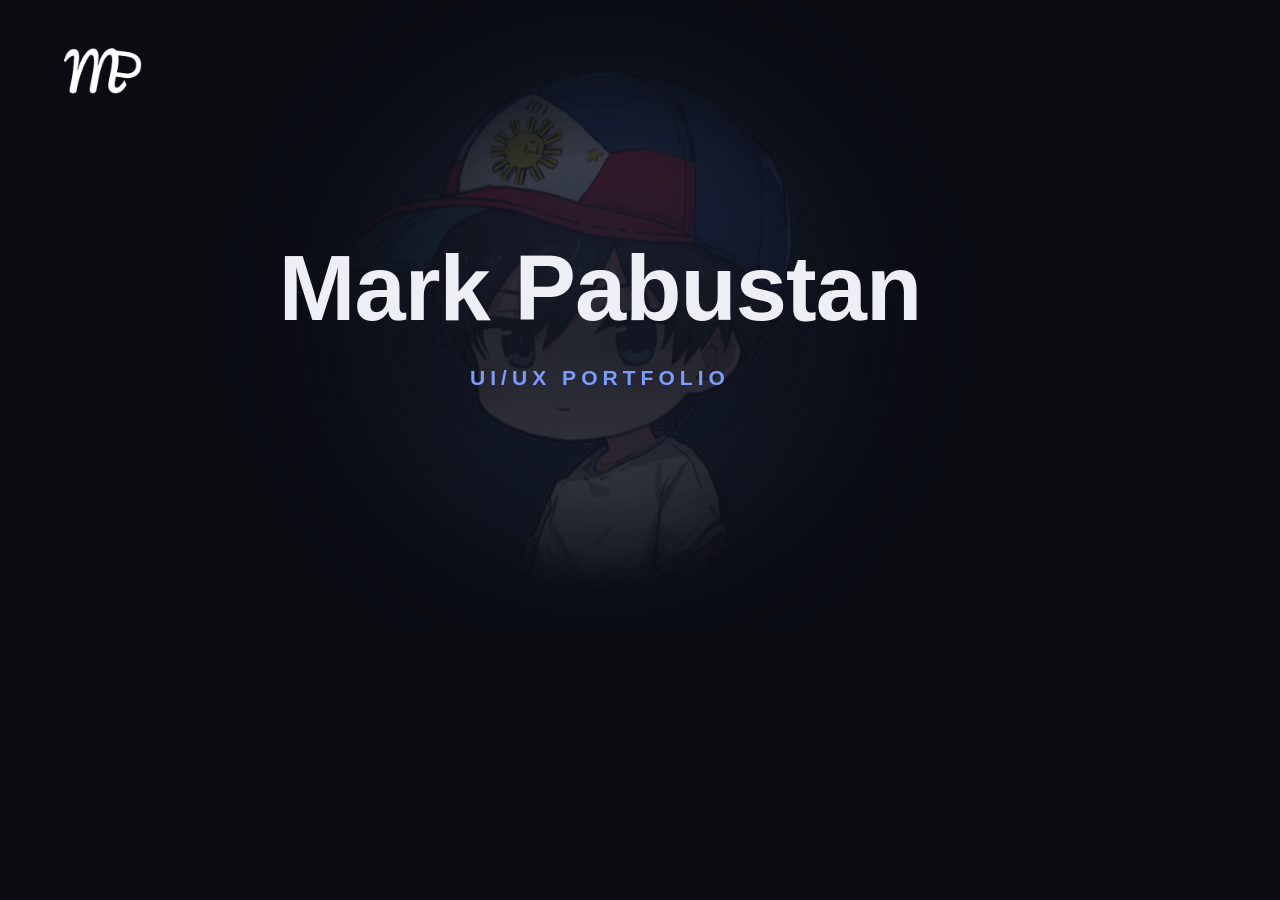
<file: og-image.html>
<!DOCTYPE html>
<html lang="en">
<head>
<meta charset="UTF-8" />
<style>
  :root {
    --midnight:   #0A0C12;
    --paper:      #EDEFF5;
    --ink-quiet:  #8B91A3;
    --periwinkle: #7A9CFF;
  }

  * { margin: 0; padding: 0; box-sizing: border-box; }

  html, body {
    width: 1200px;
    height: 630px;
    background: var(--midnight);
    overflow: hidden;
  }

  /* NOTE: substituting Poppins for Unbounded -- no network access in this
     sandbox to fetch Google Fonts. Swap font-family to 'Unbounded' once
     the real font file is available for pixel-perfect match. */
  body {
    font-family: 'Poppins', -apple-system, BlinkMacSystemFont, sans-serif;
    position: relative;
  }

  .glow {
    position: absolute;
    top: 50%;
    left: 50%;
    transform: translate(-50%, -50%);
    width: 640px;
    height: 640px;
    border-radius: 50%;
    background: radial-gradient(circle, rgba(122,156,255,0.20), transparent 68%);
    filter: blur(60px);
    z-index: 0;
    pointer-events: none;
  }

  .avatar-bg {
    position: absolute;
    top: 50%;
    left: 50%;
    height: 560px;
    width: auto;
    transform: translate(-50%, -50%);
    z-index: 1;
    pointer-events: none;
  }

  /* Soft dark scrim above the avatar, below the text, so copy keeps
     full contrast no matter how the faded portrait falls behind it */
  .scrim {
    position: absolute;
    inset: 0;
    background: radial-gradient(ellipse 620px 260px at 50% 54%, rgba(10,12,18,0.55), transparent 70%);
    z-index: 2;
    pointer-events: none;
  }

  .logo-corner {
    position: absolute;
    top: 48px;
    left: 64px;
    height: 46px;
    width: auto;
    display: block;
    z-index: 3;
  }

  .frame {
    position: relative;
    z-index: 3;
    width: 1200px;
    height: 630px;
    display: flex;
    flex-direction: column;
    align-items: center;
    justify-content: center;
    text-align: center;
  }

  .name {
    font-size: 92px;
    font-weight: 600;
    line-height: 1.05;
    color: var(--paper);
    letter-spacing: -0.01em;
  }

  .tag {
    margin-top: 30px;
    font-size: 21px;
    font-weight: 600;
    letter-spacing: 0.24em;
    text-transform: uppercase;
    color: var(--periwinkle);
  }
</style>
</head>
<body>

  <div class="glow"></div>
  <img class="avatar-bg" src="[data-uri]" alt="" />
  <div class="scrim"></div>

  <img class="logo-corner" src="[data-uri]" alt="Mark Pabustan logo" />

  <div class="frame">
    <p class="name">Mark Pabustan</p>
    <p class="tag">UI/UX Portfolio</p>
  </div>

</body>
</html>
</file>
<file: index.css>
/* =============================================
   HOMEPAGE — "Bound Book / Monograph"
   Parchment & Navy mood. The page reads as a
   physical bound book: a navy cloth spine runs the
   full height of the viewport on the left (fixed),
   stitched with a brass thread pattern, and doubles
   as the scroll-progress indicator via a ribbon-
   bookmark fill that grows down it as you read.

   Signature: the spine. Everything else stays quiet
   and disciplined — flat cream page, restrained type,
   hairline rules — so the spine is the one thing this
   page is remembered by.
============================================= */

:root {
  --paper:       #F0E9D6;
  --paper-deep:  #E7DCC0;
  --paper-card:  #FAF5E6;
  --ink:         #2B241C;
  --ink-soft:    #5B5142;
  --ink-quiet:   #8C7F68;

  --navy:        #233A5E;
  --navy-soft:   #3C5580;
  --navy-deep:   #16283F;

  --thread:      #C9A961;
  --thread-soft: rgba(201, 169, 97, 0.4);

  --available:   #3E8F5C;

  --line:        rgba(43, 36, 28, 0.12);
  --line-strong: rgba(43, 36, 28, 0.22);

  --font-display: 'Fraunces', Georgia, serif;
  --font-body:    'Source Serif 4', Georgia, serif;
  --font-mono:    'Space Mono', monospace;

  --spine-w: 26px;
  --nav-h: 76px;

  --ease-out: cubic-bezier(0.22, 1, 0.36, 1);
}

* { box-sizing: border-box; }

html { scroll-behavior: smooth; }

body.home-page {
  margin: 0;
  background: var(--paper);
  color: var(--ink-soft);
  font-family: var(--font-body);
  font-size: 17px;
  line-height: 1.65;
  -webkit-font-smoothing: antialiased;
  overflow-x: hidden;
  padding-left: var(--spine-w);
  position: relative;
}

a { color: var(--navy); text-decoration: none; cursor: pointer; }

a:focus-visible,
button:focus-visible {
  outline: 2px solid var(--navy);
  outline-offset: 3px;
  border-radius: 2px;
}

img { max-width: 100%; display: block; }

.skip-link {
  position: absolute; left: -9999px; top: 0;
  background: var(--navy); color: var(--paper);
  padding: 0.75rem 1.25rem; border-radius: 4px; z-index: 300;
  font-size: 0.9rem; font-weight: 600;
}
.skip-link:focus { left: calc(var(--spine-w) + 1rem); top: 1rem; }

/* ---------- The spine ----------
   Fixed navy cloth binding along the left edge of the
   whole viewport. The brass stitch pattern is a single
   repeating-gradient, no DOM per-stitch. The ribbon fill
   is the site's scroll-progress device: it grows down
   from the top exactly like a bookmark ribbon left in a
   book at the reader's current page, with a small pointed
   tail at the tip. */
.spine {
  position: fixed;
  left: 0; top: 0; bottom: 0;
  width: var(--spine-w);
  z-index: 80;
  background: linear-gradient(180deg, var(--navy-deep), var(--navy) 12%, var(--navy) 88%, var(--navy-deep));
  box-shadow: 2px 0 14px rgba(22, 40, 63, 0.35);
}
.spine::before {
  content: '';
  position: absolute;
  inset: 0;
  opacity: 0.5;
  background-image: repeating-linear-gradient(
    158deg,
    transparent 0px, transparent 5px,
    var(--thread-soft) 5px, var(--thread-soft) 6.5px,
    transparent 6.5px, transparent 26px
  );
}
.spine::after {
  content: '';
  position: absolute;
  top: 0; bottom: 0;
  left: 50%;
  width: 1px;
  background: rgba(255,255,255,0.06);
}
.spine-fill {
  position: absolute;
  left: 0; top: 0;
  width: 100%;
  height: 0%;
  background: linear-gradient(180deg, #E4C77E, var(--thread) 70%, var(--thread));
  box-shadow: 0 0 10px rgba(201, 169, 97, 0.5);
  transition: height 0.08s linear;
}
.spine-fill::after {
  content: '';
  position: absolute;
  left: 0; bottom: -10px;
  width: 100%; height: 10px;
  background: inherit;
  clip-path: polygon(0 0, 100% 0, 50% 100%);
}

/* ---------- Nav ---------- */
.home-nav {
  position: sticky;
  top: 0;
  z-index: 50;
  display: flex;
  align-items: center;
  justify-content: space-between;
  padding: 1.15rem clamp(1.5rem, 4vw, 3rem);
  min-height: var(--nav-h);
  background: rgba(240, 233, 214, 0.86);
  backdrop-filter: blur(10px);
  -webkit-backdrop-filter: blur(10px);
  border-bottom: 1px solid var(--line);
}

.home-logo {
  display: inline-flex;
  align-items: center;
  min-height: 44px;
}
.home-logo img {
  height: 28px;
  width: auto;
  display: block;
}

.home-nav-links {
  display: flex;
  align-items: center;
  gap: 2.25rem;
  list-style: none;
  margin: 0; padding: 0;
}

.home-nav-links a {
  font-family: var(--font-body);
  font-size: 0.92rem;
  font-weight: 500;
  color: var(--ink-soft);
  position: relative;
  padding-bottom: 2px;
  display: inline-flex;
  align-items: center;
  min-height: 44px;
}
.home-nav-links a::after {
  content: '';
  position: absolute; left: 0; bottom: 10px;
  width: 0%; height: 1px;
  background: var(--navy);
  transition: width 0.25s var(--ease-out);
}
.home-nav-links a:hover::after,
.home-nav-links a:focus-visible::after { width: 100%; }
.home-nav-cta { color: var(--navy) !important; font-weight: 600 !important; }

.nav-toggle {
  display: none;
  align-items: center; justify-content: center;
  width: 44px; height: 44px;
  background: none; border: none;
  color: var(--navy);
  cursor: pointer; border-radius: 8px;
}
.nav-toggle:hover { background: rgba(35, 58, 94, 0.08); }

.nav-links-mobile {
  display: none;
  list-style: none;
  flex-direction: column;
  background: var(--paper-card);
  border-bottom: 1px solid var(--line-strong);
  position: fixed;
  left: var(--spine-w); right: 0;
  top: var(--nav-h);
  z-index: 49;
  margin: 0; padding: 0;
}
.nav-links-mobile.is-open { display: flex; }
.nav-links-mobile li { border-top: 1px solid var(--line); }
.nav-links-mobile li:first-child { border-top: none; }
.nav-links-mobile a {
  display: flex; align-items: center;
  min-height: 48px; padding: 0 1.5rem;
  font-size: 0.95rem; font-weight: 500;
  color: var(--ink-soft);
}
.nav-links-mobile a.home-nav-cta { color: var(--navy); font-weight: 600; }

/* ---------- Hero: title page ---------- */
.home-hero {
  position: relative;
  min-height: 92vh;
  display: flex;
  flex-direction: column;
  align-items: center;
  justify-content: center;
  text-align: center;
  padding: clamp(3.5rem, 8vw, 6rem) 1.75rem 4rem;
  overflow: hidden;
}
.home-hero::before {
  content: '';
  position: absolute; inset: 0;
  background: radial-gradient(ellipse 70% 55% at 50% 38%, rgba(255,255,255,0.5), transparent 65%);
  pointer-events: none;
}

.hero-ornament {
  margin-bottom: 1.6rem;
  opacity: 0;
  animation: rise 0.9s var(--ease-out) forwards;
  animation-delay: 0.1s;
  position: relative;
  z-index: 1;
}

.home-eyebrow {
  font-family: var(--font-mono);
  font-size: 0.76rem;
  font-weight: 700;
  letter-spacing: 0.14em;
  text-transform: uppercase;
  color: var(--navy);
  line-height: 1.5;
  margin-bottom: 1.5rem;
  display: flex;
  align-items: flex-start;
  justify-content: center;
  gap: 0.6rem;
  opacity: 0;
  animation: rise 0.9s var(--ease-out) forwards;
  animation-delay: 0.25s;
  position: relative;
  z-index: 1;
}
.home-eyebrow .dot {
  width: 6px; height: 6px; border-radius: 50%;
  background: var(--available);
  flex-shrink: 0;
  /* Anchors the dot to the vertical center of the first text line
     rather than the center of the whole (possibly multi-line, on
     mobile) eyebrow block. */
  margin-top: calc((1.5em - 6px) / 2);
}

.home-h1 {
  font-family: var(--font-display);
  font-weight: 500;
  font-size: clamp(2.3rem, 5.2vw, 3.8rem);
  line-height: 1.16;
  letter-spacing: -0.01em;
  color: var(--ink);
  max-width: 18ch;
  margin: 0 auto;
  opacity: 0;
  animation: rise 1s var(--ease-out) forwards;
  animation-delay: 0.4s;
  position: relative;
  z-index: 1;
}
.home-h1 em {
  font-style: italic;
  color: var(--navy);
  animation: pulse-fade-dyn 6s ease-in-out infinite;
}

@keyframes pulse-fade-dyn {
  0%   { opacity: 1; }
  45%  { opacity: 0; }
  55%  { opacity: 0; }
  100% { opacity: 1; }
}

.home-lede {
  font-family: var(--font-body);
  font-size: clamp(1rem, 1.7vw, 1.15rem);
  color: var(--ink-quiet);
  max-width: 42ch;
  margin: 1.4rem auto 0;
  opacity: 0;
  animation: rise 1s var(--ease-out) forwards;
  animation-delay: 0.55s;
  position: relative;
  z-index: 1;
}

.home-hero-actions {
  display: flex;
  align-items: center;
  justify-content: center;
  gap: 1.25rem;
  margin-top: 2.4rem;
  flex-wrap: wrap;
  opacity: 0;
  animation: rise 1s var(--ease-out) forwards;
  animation-delay: 0.7s;
  position: relative;
  z-index: 1;
}

.home-btn-primary {
  display: inline-flex;
  align-items: center;
  gap: 0.55rem;
  font-family: var(--font-body);
  color: var(--paper);
  font-weight: 600;
  font-size: 0.95rem;
  background: var(--navy);
  padding: 0.85rem 1.5rem;
  border-radius: 3px;
  transition: background 0.2s ease;
}
.home-btn-primary:hover { background: var(--navy-soft); }
.home-btn-primary svg { transition: transform 0.2s ease; }
.home-btn-primary:hover svg { transform: translateX(3px); }

.home-btn-ghost {
  display: inline-flex;
  align-items: center;
  gap: 0.5rem;
  font-family: var(--font-body);
  font-size: 0.92rem;
  font-weight: 600;
  color: var(--ink-soft);
  border: 1px solid var(--line-strong);
  padding: 0.83rem 1.4rem;
  border-radius: 3px;
  transition: border-color 0.2s ease, color 0.2s ease;
}
.home-btn-ghost:hover { border-color: var(--navy); color: var(--navy); }
.home-btn-ghost svg { transition: transform 0.2s ease; }
.home-btn-ghost:hover svg { transform: translateX(3px); }

.home-scroll-cue {
  position: absolute;
  bottom: 2.2rem; left: 50%;
  transform: translateX(-50%);
  font-family: var(--font-mono);
  font-size: 0.72rem;
  letter-spacing: 0.08em;
  text-transform: uppercase;
  color: var(--ink-quiet);
  opacity: 0;
  animation: rise 1s var(--ease-out) forwards, float 2.8s ease-in-out infinite;
  animation-delay: 0.9s, 2s;
  z-index: 1;
}

@keyframes rise {
  from { opacity: 0; transform: translateY(16px); }
  to   { opacity: 1; transform: translateY(0); }
}
@keyframes float {
  0%, 100% { transform: translateX(-50%) translateY(0); }
  50%      { transform: translateX(-50%) translateY(6px); }
}

/* ---------- Reel: book plates ---------- */
.home-reel-wrap {
  padding: 5rem 0 6rem;
  border-top: 1px solid var(--line);
  position: relative;
}

.home-reel-head {
  display: flex;
  align-items: center;
  justify-content: space-between;
  gap: 1rem;
  max-width: 1180px;
  margin: 0 auto 1.6rem;
  padding: 0 clamp(1.5rem, 4vw, 3rem);
}

.home-reel-eyebrow {
  font-family: var(--font-mono);
  font-size: 0.76rem;
  font-weight: 700;
  letter-spacing: 0.1em;
  text-transform: uppercase;
  color: var(--navy);
}

.home-reel-controls {
  display: flex;
  align-items: center;
  gap: 1.25rem;
}

.home-reel-hint {
  font-family: var(--font-mono);
  font-size: 0.78rem;
  color: var(--ink-quiet);
}

.reel-arrows {
  display: flex;
  gap: 0.5rem;
}

.reel-arrow {
  display: inline-flex;
  align-items: center;
  justify-content: center;
  width: 36px;
  height: 36px;
  border-radius: 50%;
  border: 1px solid var(--line-strong);
  background: var(--paper-card);
  color: var(--navy);
  cursor: pointer;
  transition: border-color 0.2s ease, background 0.2s ease, transform 0.15s ease;
}

.reel-arrow:hover {
  border-color: var(--navy);
  background: var(--paper);
}

.reel-arrow:active { transform: scale(0.94); }

.reel-arrow:disabled {
  opacity: 0.35;
  cursor: default;
  pointer-events: none;
}

.reel-arrow:focus-visible {
  outline: 2px solid var(--navy);
  outline-offset: 2px;
}

.home-reel {
  display: flex;
  gap: 1.75rem;
  overflow-x: auto;
  scroll-snap-type: x mandatory;
  scrollbar-width: none;
  max-width: 1180px;
  margin: 0 auto;
  padding: 0.75rem clamp(1.5rem, 4vw, 3rem) 1rem;
  cursor: grab;
  user-select: none;
}
.home-reel.is-dragging { cursor: grabbing; scroll-snap-type: none; }
.home-reel::-webkit-scrollbar { display: none; }
.home-reel:focus-visible { outline: 2px solid var(--navy); outline-offset: 4px; }

.home-frame {
  flex: 0 0 min(360px, 82vw);
  scroll-snap-align: center;
  background: var(--paper-card);
  border-radius: 5px;
  padding: 1.15rem 1.15rem 1.4rem;
  box-shadow: 0 16px 34px -16px rgba(43, 36, 28, 0.32), 0 2px 8px rgba(43, 36, 28, 0.1);
  color: var(--ink);
  text-decoration: none;
  display: block;
  position: relative;
  -webkit-user-drag: none;
  transition: transform 0.25s var(--ease-out), box-shadow 0.25s var(--ease-out);
}
.home-frame:hover,
.home-frame:focus-visible {
  transform: translateY(-5px);
  box-shadow: 0 24px 44px -18px rgba(43, 36, 28, 0.4), 0 4px 12px rgba(43, 36, 28, 0.14);
}

.plate-fig {
  display: block;
  font-family: var(--font-mono);
  font-size: 0.66rem;
  font-weight: 700;
  letter-spacing: 0.1em;
  text-transform: uppercase;
  color: var(--navy);
  margin-bottom: 0.6rem;
}

.plate-thumb {
  aspect-ratio: 4 / 3;
  margin-bottom: 0.9rem;
  padding: 6px;
  background: var(--paper);
  border: 1px solid var(--line-strong);
  border-radius: 3px;
}
.plate-thumb img,
.plate-thumb .plate-thumb-fill {
  width: 100%;
  height: 100%;
  object-fit: cover;
  object-position: center;
  border-radius: 1px;
  -webkit-user-drag: none;
  pointer-events: none;
}
.home-frame--contain .plate-thumb { display: flex; align-items: center; justify-content: center; }
.home-frame--contain .plate-thumb img { object-fit: contain; }

/* Albertina's Angels card — its own case study runs on a dark violet
   palette; navy here gives the artwork a calm, high-contrast backdrop
   instead of the default cream background. */
.plate-thumb--angels { background: #1B2A4A; }

.plate-status {
  display: flex;
  align-items: center;
  gap: 0.5rem;
  font-family: var(--font-mono);
  font-size: 0.68rem;
  font-weight: 700;
  letter-spacing: 0.04em;
  text-transform: uppercase;
  color: var(--ink-quiet);
  margin: 0 0 0.6rem;
}
.plate-status .live-dot { width: 6px; height: 6px; border-radius: 50%; background: var(--navy); flex-shrink: 0; }
.plate-status--wip .live-dot { background: var(--line-strong); }

.home-frame h3 {
  font-family: var(--font-display);
  font-weight: 600;
  font-size: 1.15rem;
  color: var(--ink);
  margin: 0 0 0.5rem;
  transition: color 0.2s ease;
}
.home-frame:hover h3 { color: var(--navy); }

.home-frame p {
  font-family: var(--font-body);
  font-size: 0.88rem;
  color: var(--ink-soft);
  line-height: 1.55;
  margin: 0 0 0.9rem;
}

.plate-link {
  display: inline-flex;
  align-items: center;
  gap: 0.4rem;
  font-family: var(--font-mono);
  font-size: 0.72rem;
  font-weight: 700;
  letter-spacing: 0.03em;
  text-transform: uppercase;
  color: var(--navy);
}
.plate-link svg { transition: transform 0.2s ease; }
.home-frame:hover .plate-link svg { transform: translateX(3px); }

.home-dots { display: none; justify-content: center; gap: 0.5rem; margin-top: 1.6rem; }
.home-dots button {
  width: 6px; height: 6px; padding: 0; border: none; border-radius: 50%;
  background: var(--line-strong); transition: background 0.2s ease, transform 0.2s ease;
  cursor: pointer;
}
.home-dots button:hover { transform: scale(1.4); }
.home-dots button.is-active { background: var(--navy); }
.home-dots button:focus-visible { outline: 2px solid var(--navy); outline-offset: 3px; }

/* ---------- Contact: colophon ---------- */
.home-contact {
  padding: 6rem 1.5rem 7rem;
  text-align: center;
  border-top: 1px solid var(--line);
}
.home-contact h2 {
  font-family: var(--font-display);
  font-weight: 500;
  font-size: clamp(2rem, 4.2vw, 3rem);
  line-height: 1.2;
  color: var(--ink);
  margin: 0 0 1.2rem;
}
.home-contact h2 em { font-style: italic; color: var(--navy); }
.home-contact p {
  font-family: var(--font-body);
  font-size: 1.02rem;
  color: var(--ink-quiet);
  max-width: 42ch;
  margin: 0 auto 2.2rem;
  line-height: 1.7;
}
.home-contact-email {
  display: inline-flex;
  align-items: center;
  gap: 0.6rem;
  font-family: var(--font-body);
  font-weight: 600;
  font-size: clamp(1rem, 2vw, 1.1rem);
  color: var(--paper);
  background: var(--navy);
  padding: 0.9rem 1.75rem;
  border-radius: 3px;
  transition: background 0.2s ease;
}
.home-contact-email:hover { background: var(--navy-soft); }

/* ---------- Footer ---------- */
.home-footer {
  border-top: 1px solid var(--line);
  padding: 1.75rem clamp(1.5rem, 4vw, 3rem);
  display: flex;
  align-items: center;
  justify-content: space-between;
  gap: 1rem;
  max-width: 1180px;
  margin: 0 auto;
}
.home-footer-logo {
  font-family: var(--font-display);
  font-size: 0.9rem;
  color: var(--ink-quiet);
}
.home-footer-logo span { color: var(--navy); }
.home-footer-copy {
  font-family: var(--font-mono);
  font-size: 0.72rem;
  color: var(--ink-quiet);
}

/* ---------- Focus states ---------- */
.home-btn-primary:focus-visible,
.home-btn-ghost:focus-visible,
.plate-link:focus-visible,
.home-frame:focus-visible,
.home-contact-email:focus-visible {
  outline: 2px solid var(--navy);
  outline-offset: 3px;
  border-radius: 3px;
}

/* ---------- Responsive ---------- */
@media (max-width: 900px) {
  .home-nav { padding: 1rem 1.5rem; }
  .home-nav-links { gap: 1.5rem; }
  .home-hero { min-height: 84vh; }
}

@media (max-width: 760px) {
  :root { --spine-w: 16px; }

  .home-nav-links { display: none; }
  .nav-toggle { display: flex; order: -1; }
  .home-logo { order: 1; }

  .home-reel-head { flex-direction: column; align-items: flex-start; gap: 0.4rem; }
  .home-frame { flex: 0 0 84vw; }
  .home-dots { display: flex; }
}

@media (max-width: 640px) {
  .home-hero { min-height: 0; padding: 3.5rem 1.25rem 4rem; }
  .home-hero-actions { flex-direction: column; width: 100%; gap: 0.9rem; }
  .home-btn-primary, .home-btn-ghost { width: 100%; justify-content: center; }
  /* A touch more breathing room above the scroll cue than the desktop
     bottom offset gives, now that the hero height on mobile hugs its
     content instead of filling the viewport. */
  .home-scroll-cue { bottom: 1.8rem; }
  .home-reel-head { padding: 0 1.25rem; }
  .home-reel { padding: 0.75rem 1.25rem 1rem; gap: 1.25rem; }
  .home-contact { padding: 4rem 1.25rem 5rem; }
  .home-contact-email { width: 100%; justify-content: center; }
  .home-footer { flex-direction: column; text-align: center; gap: 0.5rem; padding: 1.5rem 1.25rem; }
}

@media (max-width: 400px) {
  .home-h1 { font-size: clamp(1.9rem, 9vw, 2.3rem); }
}
</file>
<file: about.css>
/* ============================================================
   ABOUT — "About the Author" (Bound Book / Monograph, Option B)
   Same design system as the homepage (parchment, navy, brass
   thread) reinterpreted as a book-jacket author page rather than
   a title page. No spine here — the signature is an engraved
   double-ring portrait frame, an oversized illuminated drop cap
   opening the bio, and diamond-flourish dividers between
   sections. Continuous flow, no scroll-snap "beats."
   ============================================================ */

@import url('https://fonts.googleapis.com/css2?family=Fraunces:ital,opsz,wght@0,9..144,400;0,9..144,500;0,9..144,600;0,9..144,700;1,9..144,500&family=Source+Serif+4:opsz,wght@8..60,400;8..60,500;8..60,600&family=Space+Mono:wght@400;700&display=swap');

:root {
  --paper:       #F0E9D6;
  --paper-deep:  #E7DCC0;
  --paper-card:  #FAF5E6;
  --ink:         #2B241C;
  --ink-soft:    #5B5142;
  --ink-quiet:   #8C7F68;

  --navy:        #233A5E;
  --navy-soft:   #3C5580;
  --navy-deep:   #16283F;

  --thread:      #C9A961;
  --thread-dark: #9C803F;
  --thread-soft: rgba(201, 169, 97, 0.4);

  --green:       #3E7A4F;

  --line:        rgba(43, 36, 28, 0.12);
  --line-strong: rgba(43, 36, 28, 0.22);

  --font-display: 'Fraunces', Georgia, serif;
  --font-body:    'Source Serif 4', Georgia, serif;
  --font-mono:    'Space Mono', monospace;

  --nav-h: 76px;

  --ease-out: cubic-bezier(0.22, 1, 0.36, 1);
}

* { box-sizing: border-box; }

html { scroll-behavior: smooth; }

body.about-page {
  margin: 0;
  background: var(--paper);
  color: var(--ink-soft);
  font-family: var(--font-body);
  font-size: 17px;
  line-height: 1.7;
  -webkit-font-smoothing: antialiased;
  overflow-x: hidden;
}

a { color: var(--navy); text-decoration: none; cursor: pointer; }

a:focus-visible,
button:focus-visible {
  outline: 2px solid var(--navy);
  outline-offset: 3px;
  border-radius: 2px;
}

img { max-width: 100%; display: block; }

.skip-link {
  position: absolute; left: -9999px; top: 0;
  background: var(--navy); color: var(--paper);
  padding: 0.75rem 1.25rem; border-radius: 4px; z-index: 300;
  font-size: 0.9rem; font-weight: 600;
}
.skip-link:focus { left: 1rem; top: 1rem; }

/* ---------- Nav — same pattern as the homepage ---------- */
.about-nav {
  position: sticky;
  top: 0;
  z-index: 50;
  display: flex;
  align-items: center;
  justify-content: space-between;
  padding: 1.15rem clamp(1.5rem, 4vw, 3rem);
  min-height: var(--nav-h);
  background: rgba(240, 233, 214, 0.86);
  backdrop-filter: blur(10px);
  -webkit-backdrop-filter: blur(10px);
  border-bottom: 1px solid var(--line);
}

.about-logo { display: inline-flex; align-items: center; min-height: 44px; }
.about-logo img { height: 28px; width: auto; display: block; }

.about-nav-links { display: flex; align-items: center; gap: 2.25rem; list-style: none; margin: 0; padding: 0; }
.about-nav-links a {
  font-family: var(--font-body); font-size: 0.92rem; font-weight: 500; color: var(--ink-soft);
  position: relative; padding-bottom: 2px;
  display: inline-flex; align-items: center; min-height: 44px;
}
.about-nav-links a::after {
  content: ''; position: absolute; left: 0; bottom: 10px;
  width: 0%; height: 1px; background: var(--navy);
  transition: width 0.25s var(--ease-out);
}
.about-nav-links a:hover::after, .about-nav-links a:focus-visible::after { width: 100%; }
.about-nav-links a.is-current { color: var(--navy); }
.about-nav-links a.is-current::after { width: 100%; }
.about-nav-cta { color: var(--navy) !important; font-weight: 600 !important; }

.nav-toggle {
  display: none; align-items: center; justify-content: center;
  width: 44px; height: 44px; background: none; border: none;
  color: var(--navy); cursor: pointer; border-radius: 8px;
}
.nav-toggle:hover { background: rgba(35, 58, 94, 0.08); }

.nav-links-mobile {
  display: none; list-style: none; flex-direction: column;
  background: var(--paper-card); border-bottom: 1px solid var(--line-strong);
  position: sticky; top: var(--nav-h); z-index: 49;
  margin: 0; padding: 0;
}
.nav-links-mobile.is-open { display: flex; }
.nav-links-mobile li { border-top: 1px solid var(--line); }
.nav-links-mobile li:first-child { border-top: none; }
.nav-links-mobile a {
  display: flex; align-items: center; min-height: 48px; padding: 0 1.5rem;
  font-size: 0.95rem; font-weight: 500; color: var(--ink-soft);
}
.nav-links-mobile a.about-nav-cta { color: var(--navy); font-weight: 600; }

/* ---------- Main column ---------- */
main {
  max-width: 680px;
  margin: 0 auto;
  padding: 0 1.75rem;
}

/* ---------- Hero — engraved double-ring portrait frame ---------- */
.about-hero { padding: 4.5rem 0 3rem; text-align: center; }

.ring-frame { width: 168px; height: 168px; margin: 0 auto 1.6rem; position: relative; }
.ring-frame svg { position: absolute; inset: 0; width: 100%; height: 100%; color: var(--thread); }
.ring-frame .cameo {
  position: absolute; inset: 19px; border-radius: 50%; overflow: hidden;
  background: var(--paper); border: 1px solid var(--thread-soft);
}
.ring-frame .cameo img { width: 100%; height: 100%; object-fit: cover; }

.about-eyebrow {
  font-family: var(--font-mono); font-size: 0.76rem; font-weight: 700;
  letter-spacing: 0.14em; text-transform: uppercase; color: var(--thread-dark);
  margin-bottom: 0.9rem;
}
.about-hero h1 {
  font-family: var(--font-display); font-weight: 500;
  font-size: clamp(2rem, 5vw, 2.7rem); line-height: 1.18;
  color: var(--ink); margin: 0 0 1rem;
}
.about-hero h1 em { font-style: italic; color: var(--navy); }
.about-hero .about-sub {
  font-size: 1.02rem; color: var(--ink-quiet);
  max-width: 36ch; margin: 0 auto; line-height: 1.65;
}

.resume-link {
  display: inline-flex; align-items: center; gap: 0.4rem;
  margin-top: 1.2rem;
  font-family: var(--font-mono); font-size: 0.78rem; font-weight: 700;
  letter-spacing: 0.03em; color: var(--navy);
  border-bottom: 1px solid var(--thread-soft);
  padding-bottom: 2px;
  transition: border-color 0.2s ease, color 0.2s ease;
}
.resume-link svg { flex-shrink: 0; }
.resume-link:hover, .resume-link:focus-visible { border-color: var(--navy); color: var(--navy-soft); }

/* ---------- Diamond-flourish divider — the section signature ---------- */
.divider { display: flex; align-items: center; gap: 14px; margin: 3.2rem 0 2.6rem; color: var(--thread); }
.divider .ln { flex: 1; height: 1px; background: var(--line-strong); }
.divider .mk { font-size: 15px; letter-spacing: 2px; }

/* ---------- Section eyebrow (replaces the old chapter-label HUD dot) ---------- */
.section-eyebrow {
  font-family: var(--font-mono); font-size: 0.72rem; font-weight: 700;
  letter-spacing: 0.12em; text-transform: uppercase; color: var(--navy);
  text-align: center; margin: 0 0 1.1rem;
}

/* ---------- Philosophy quote ---------- */
.quote-block { text-align: center; margin-bottom: 0.5rem; }
.quote-block p {
  font-family: var(--font-display); font-style: italic; font-weight: 500;
  font-size: clamp(1.2rem, 3vw, 1.5rem); color: var(--ink);
  margin: 0; line-height: 1.5;
}

/* ---------- How I got here — illuminated drop cap ---------- */
.bio-text { font-size: 15.5px; color: var(--ink-soft); line-height: 1.85; margin: 0; }
.bio-text p { margin: 0 0 1.15em; }
.bio-text p:last-child { margin-bottom: 0; }
.bio-text .dropcap {
  float: left; font-family: var(--font-display); font-weight: 700;
  font-size: 64px; line-height: 0.78; color: var(--navy);
  padding: 6px 10px 0 0;
}

/* Ink-settle reveal — content resolves into focus as it scrolls into
   view, the book-appropriate reinterpretation of the old terminal
   glyph-scramble decrypt effect. */
.bio-text.reveal {
  opacity: 0; filter: blur(3px); transform: translateY(6px);
  transition: opacity 1s var(--ease-out), filter 1s var(--ease-out), transform 1s var(--ease-out);
}
.bio-text.reveal.is-in { opacity: 1; filter: blur(0); transform: translateY(0); }

/* ---------- Background & skills ---------- */
.rack { display: flex; flex-direction: column; gap: 0.6rem; margin-bottom: 1.4rem; }
.rack-row { display: flex; gap: 0.65rem; font-size: 14.5px; color: var(--ink-soft); line-height: 1.6; }
.rack-row .led { color: var(--thread); font-family: var(--font-display); flex-shrink: 0; }

.chips { display: flex; flex-wrap: wrap; gap: 0.5rem; justify-content: center; margin-top: 1.6rem; }
.chip {
  font-family: var(--font-mono); font-size: 0.72rem; color: var(--navy);
  background: var(--paper-card); border: 1px solid var(--line-strong);
  padding: 0.4rem 0.8rem; border-radius: 3px;
}

/* ---------- Availability ---------- */
.avail-block { text-align: center; margin-top: 3rem; padding-top: 1.6rem; border-top: 1px solid var(--line-strong); }
.avail-status {
  display: inline-flex; align-items: center; gap: 0.55rem;
  font-family: var(--font-mono); font-size: 0.85rem; color: var(--ink);
}
.avail-dot {
  width: 8px; height: 8px; border-radius: 50%; background: var(--green);
  box-shadow: 0 0 0 3px rgba(62, 122, 79, 0.18);
  animation: dot-pulse 1.8s ease-in-out infinite;
}
@keyframes dot-pulse {
  0%, 100% { box-shadow: 0 0 0 3px rgba(62, 122, 79, 0.18); }
  50%      { box-shadow: 0 0 0 6px rgba(62, 122, 79, 0); }
}

.resume-cta {
  display: flex; width: fit-content; align-items: center; gap: 0.55rem;
  margin: 1.4rem auto 0;
  font-family: var(--font-body); font-weight: 600; font-size: 0.95rem;
  color: var(--paper); background: var(--navy);
  padding: 0.8rem 1.6rem; border-radius: 3px;
  transition: background 0.2s ease;
}
.resume-cta:hover, .resume-cta:focus-visible { background: var(--navy-soft); }
.resume-cta svg { transition: transform 0.2s ease; }
.resume-cta:hover svg { transform: translateY(2px); }

.colophon {
  text-align: center; margin: 2.6rem 0 4.5rem;
  font-family: var(--font-mono); font-size: 0.7rem; letter-spacing: 0.08em; color: var(--ink-quiet);
}

/* ---------- Footer — matches the homepage ---------- */
footer {
  border-top: 1px solid var(--line);
  padding: 1.75rem clamp(1.5rem, 4vw, 3rem);
  display: flex; align-items: center; justify-content: space-between; gap: 1rem;
  max-width: 1180px; margin: 0 auto;
  font-family: var(--font-mono); font-size: 0.72rem; color: var(--ink-quiet);
}
.footer-logo { font-family: var(--font-display); font-size: 0.9rem; color: var(--ink-quiet); }
.footer-logo span { color: var(--navy); }

/* ============================================================
   RESPONSIVE
   ============================================================ */
@media (max-width: 900px) {
  .about-nav { padding: 1rem 1.5rem; }
}

@media (max-width: 760px) {
  main { padding: 0 1.4rem; }
  .about-hero { padding: 3.5rem 0 2.5rem; }
  .divider { margin: 2.6rem 0 2.2rem; }
}

@media (max-width: 640px) {
  .about-nav-links { display: none; }
  .nav-toggle { display: flex; order: -1; }
  .about-logo { order: 1; }
  .about-nav { padding: 0 1.1rem; }

  .about-hero { padding: 3rem 0 2rem; }
  .ring-frame { width: 140px; height: 140px; }
  .bio-text .dropcap { font-size: 52px; }

  footer { flex-direction: column; text-align: center; gap: 0.5rem; padding: 1.5rem 1.25rem; }
}

@media (max-width: 400px) {
  .about-hero h1 { font-size: clamp(1.7rem, 8vw, 2rem); }
}

@media (prefers-reduced-motion: reduce) {
  html { scroll-behavior: auto; }
  .bio-text.reveal {
    transition: none;
    opacity: 1; filter: none; transform: none;
  }
  .avail-dot { animation: none; }
}
</file>
<file: education.css>
/* =============================================
   TOKENS — "Spec Sheet"
   Deep navy blueprint. Replaces the chalkboard
   identity entirely on this page — monospace
   annotations, grid-paper backdrop, drafting-table
   registration marks. The bootcamp project sheets
   (see .bp-grid below) are a plain static grid,
   no scroll container or JS involved.
============================================= */
:root {
  --navy:        #0A1830;
  --navy-2:      #0E2247;
  --navy-3:      #123059;
  --line:        rgba(148,197,255,0.16);
  --line-strong: rgba(148,197,255,0.34);
  --paper:       #EAF2FF;
  --ink:         #B9CBE8;
  --ink-quiet:   #6E85AC;
  --cyan:        #6FE3FF;
  --amber:       #FFB454;
  --display: 'Space Grotesk', -apple-system, BlinkMacSystemFont, sans-serif;
  --mono:    'JetBrains Mono', 'SF Mono', monospace;
  --measure-wide: 1120px;
  --ease-out: cubic-bezier(0.22, 1, 0.36, 1);
}

*, *::before, *::after { box-sizing: border-box; margin: 0; padding: 0; }

html { scroll-behavior: smooth; font-size: 16px; }

@media (prefers-reduced-motion: reduce) {
  html { scroll-behavior: auto; }
}
/* NOTE ON MOTION: the scan-line sweep, the drifting wireframe shapes, and
   the coverflow itself all run unconditionally — no prefers-reduced-motion
   gate. Deliberate, matching the "always running" precedent #matrix-bg
   already set elsewhere on this site. */

body {
  background: var(--navy);
  color: var(--ink);
  font-family: var(--display);
  line-height: 1.65;
  font-size: 17px;
  -webkit-font-smoothing: antialiased;
  overflow-x: hidden;
  position: relative;
}

a { color: var(--cyan); text-decoration: none; cursor: pointer; }
img { max-width: 100%; display: block; }

a:focus-visible, button:focus-visible { outline: 2px solid var(--cyan); outline-offset: 3px; border-radius: 3px; }
::selection { background: var(--cyan); color: var(--navy); }

.sr-only {
  position: absolute; width: 1px; height: 1px; padding: 0; margin: -1px; overflow: hidden;
  clip: rect(0, 0, 0, 0); white-space: nowrap; border: 0;
}

.skip-link {
  position: absolute; left: -9999px; top: 0; background: var(--cyan); color: var(--navy);
  padding: 0.75rem 1.25rem; border-radius: 4px; z-index: 200; font-size: 0.9rem; font-weight: 700;
}
.skip-link:focus { left: 1rem; top: 1rem; }

/* ambient page grid, very faint, sits behind everything on the page */
body::before {
  content: ''; position: fixed; inset: 0; z-index: 0; pointer-events: none;
  background-image:
    linear-gradient(var(--line) 1px, transparent 1px),
    linear-gradient(90deg, var(--line) 1px, transparent 1px);
  background-size: 42px 42px;
  opacity: 0.35;
}

/* =============================================
   NAV
============================================= */
.nav {
  position: sticky; top: 0; z-index: 100; display: flex; align-items: center; justify-content: space-between;
  padding: 1.3rem 3rem; background: rgba(10, 24, 48, 0.85); backdrop-filter: blur(10px); -webkit-backdrop-filter: blur(10px);
  border-bottom: 1px solid var(--line-strong);
}
.nav-logo { display: inline-flex; align-items: center; min-height: 44px; }
.nav-logo img { height: 30px; width: auto; display: block; }
.nav-links { display: flex; align-items: center; gap: 2.25rem; list-style: none; }
.nav-links a {
  font-size: 0.85rem; font-weight: 500; color: var(--ink); font-family: var(--mono);
  position: relative; padding-bottom: 2px; display: inline-flex; align-items: center; min-height: 44px;
}
.nav-links a::after {
  content: ''; position: absolute; left: 0; bottom: 10px; width: 0%; height: 2px;
  background: var(--cyan); transition: width 0.25s var(--ease-out);
}
.nav-links a:hover::after, .nav-links a:focus-visible::after { width: 100%; }
.nav-cta { color: var(--amber) !important; font-weight: 600 !important; }

.nav-toggle {
  display: none; align-items: center; justify-content: center; width: 44px; height: 44px;
  background: none; border: none; color: var(--paper); cursor: pointer; border-radius: 8px;
}
.nav-toggle:hover { background: var(--navy-2); }

.nav-links-mobile {
  display: none; list-style: none; flex-direction: column; background: var(--navy-2);
  border-bottom: 1px solid var(--line-strong); position: relative; z-index: 100;
}
.nav-links-mobile.is-open { display: flex; }
.nav-links-mobile li { border-top: 1px solid var(--line); }
.nav-links-mobile li:first-child { border-top: none; }
.nav-links-mobile a {
  display: flex; align-items: center; min-height: 48px; padding: 0 1.25rem;
  font-size: 0.92rem; font-weight: 500; color: var(--ink); font-family: var(--mono);
}
.nav-links-mobile a.nav-cta { color: var(--amber); }

/* =============================================
   PAGE FRAME
============================================= */
.page { max-width: var(--measure-wide); margin: 0 auto; padding: 0 3rem; position: relative; z-index: 1; }

.subpage-back {
  display: inline-flex; align-items: center; gap: 0.5rem; font-family: var(--mono);
  font-size: 0.85rem; font-weight: 500; color: var(--ink-quiet); margin: 2rem 0 0;
  transition: color 0.2s ease;
}
.subpage-back:hover { color: var(--cyan); }

/* =============================================
   INTRO — plain static content, no scroll trickery
============================================= */
.bp-intro { padding: clamp(2rem, 5vw, 3.5rem) 0 clamp(1.5rem, 3vw, 2.25rem); }

.bp-eyebrow {
  font-family: var(--mono); font-size: 0.78rem; font-weight: 500; letter-spacing: 0.08em;
  text-transform: uppercase; color: var(--amber); margin-bottom: 1.1rem;
  display: flex; align-items: center; gap: 0.6rem;
}
.bp-eyebrow::before { content: ''; width: 8px; height: 8px; border: 1.5px solid var(--amber); transform: rotate(45deg); flex-shrink: 0; }

.bp-intro h1 {
  font-family: var(--display); font-weight: 500; font-size: clamp(2rem, 4.4vw, 3.1rem); line-height: 1.16;
  color: var(--paper); max-width: 20ch; margin-bottom: 1.25rem; letter-spacing: -0.01em;
}
.bp-intro h1 em { font-style: normal; color: var(--cyan); }

.bp-intro p { font-size: 1rem; color: var(--ink); max-width: 56ch; line-height: 1.75; margin-bottom: 0.5rem; }

.bp-hint { font-family: var(--mono); font-size: 0.8rem; color: var(--ink-quiet); margin-top: 0.75rem; }

/* =============================================
   SPEC SHEET GRID
   Plain, static layout — no scroll box, no swipe/
   drag, no JS. Three sheets sit side by side and
   fill the width of the box on desktop; on mobile
   they stack vertically instead. Every sheet is a
   normal, always-visible, always-clickable card.
============================================= */
.bp-viewport {
  position: relative; border: 1px solid var(--line-strong); border-radius: 10px;
  overflow: hidden; background: var(--navy-2); margin: 1.5rem 0 1rem;
  padding: clamp(1.5rem, 4vw, 2.75rem);
}

.bp-grid {
  display: grid;
  grid-template-columns: repeat(3, 1fr);
  gap: 22px;
  align-items: stretch;
}

.bp-sheet {
  position: relative;
  width: 100%;
  background: var(--navy); border: 1px solid var(--line-strong); border-radius: 6px;
  padding: 1.1rem 1.2rem 1.3rem; display: flex; flex-direction: column;
  box-shadow: 0 20px 50px -20px rgba(0,0,0,0.65);
  transition: border-color 0.2s ease, transform 0.2s ease;
}
.bp-sheet:hover { border-color: var(--line-strong); transform: translateY(-3px); }

/* Below 760px, drop to a single column so the sheets stack vertically
   instead of squeezing three-across. */
@media (max-width: 760px) {
  .bp-grid { grid-template-columns: 1fr; gap: 18px; }
  .bp-sheet { padding: 0.95rem 1rem 1.1rem; }
}

/* corner registration marks — drafting-table touch */
.reg-mark { position: absolute; width: 14px; height: 14px; pointer-events: none; }
.reg-mark::before, .reg-mark::after { content: ''; position: absolute; background: var(--line-strong); }
.reg-mark::before { top: 6px; left: 0; width: 14px; height: 1px; }
.reg-mark::after { top: 0; left: 6px; width: 1px; height: 14px; }
.reg-mark.tl { top: 7px; left: 7px; }
.reg-mark.tr { top: 7px; right: 7px; }
.reg-mark.bl { bottom: 7px; left: 7px; }
.reg-mark.br { bottom: 7px; right: 7px; }

.bp-sheet-head { display: flex; align-items: flex-start; justify-content: space-between; margin-bottom: 0.7rem; }
.bp-dwg-no { font-family: var(--mono); font-size: 0.66rem; color: var(--ink-quiet); letter-spacing: 0.05em; }
.bp-dwg-no b { color: var(--cyan); font-weight: 600; }
.bp-scale { font-family: var(--mono); font-size: 0.66rem; color: var(--ink-quiet); }

.bp-sheet h3 {
  font-family: var(--display); font-weight: 600; font-size: 1.3rem; color: var(--paper);
  text-transform: uppercase; letter-spacing: 0.01em; margin-bottom: 0.7rem; line-height: 1.2;
}

.bp-frame { border: 1px solid var(--line-strong); border-radius: 3px; padding: 5px; margin-bottom: 0.8rem; background: rgba(148,197,255,0.03); }
.bp-frame img { width: 100%; height: 148px; object-fit: cover; object-position: top; border-radius: 2px; display: block; }
.bp-frame.contain img { height: 148px; object-fit: contain; background: #0d1730; padding: 6px; }

.bp-desc { font-size: 0.82rem; color: var(--ink); line-height: 1.55; flex: 1; margin-bottom: 0.7rem; }

.bp-specs {
  display: grid; grid-template-columns: repeat(3, 1fr); border-top: 1px solid var(--line-strong);
  border-bottom: 1px solid var(--line-strong); margin-bottom: 0.85rem;
}
.bp-specs div { padding: 0.45rem 0.5rem; border-left: 1px solid var(--line); }
.bp-specs div:first-child { border-left: none; }
.bp-specs .k { display: block; font-family: var(--mono); font-size: 0.58rem; letter-spacing: 0.06em; text-transform: uppercase; color: var(--amber); margin-bottom: 0.2rem; }
.bp-specs .v { display: block; font-family: var(--mono); font-size: 0.72rem; color: var(--paper); }

.bp-open {
  display: inline-flex; align-items: center; gap: 0.4rem; font-family: var(--mono); font-size: 0.8rem; font-weight: 600;
  color: var(--navy); background: var(--cyan); padding: 0.55rem 0.9rem; border-radius: 4px; align-self: flex-start;
  transition: background 0.2s ease;
}
.bp-open:hover { background: var(--paper); }

/* ambient scan-line, always running, independent of scroll */
.bp-scan {
  position: absolute; left: 0; right: 0; height: 90px; z-index: 5; pointer-events: none;
  background: linear-gradient(180deg, transparent, rgba(111,227,255,0.07), transparent);
  animation: bp-scan-move 6s linear infinite;
}
@keyframes bp-scan-move { 0% { top: -90px; } 100% { top: 100%; } }

/* drifting wireframe shapes, ambient, independent of scroll */
.bp-float { position: absolute; z-index: 2; pointer-events: none; opacity: 0.5; }
.bp-float svg { width: 100%; height: 100%; display: block; }
.bp-float.a { top: 8%; left: 6%; width: 46px; height: 46px; animation: bp-drift-a 14s ease-in-out infinite; }
.bp-float.b { bottom: 12%; right: 8%; width: 60px; height: 60px; animation: bp-drift-b 18s ease-in-out infinite; }
.bp-float.c { top: 14%; right: 12%; width: 30px; height: 30px; animation: bp-drift-c 11s ease-in-out infinite; }
@keyframes bp-drift-a { 0%,100% { transform: translate(0,0) rotate(0deg); } 50% { transform: translate(10px,-14px) rotate(180deg); } }
@keyframes bp-drift-b { 0%,100% { transform: translate(0,0) rotate(0deg); } 50% { transform: translate(-14px,10px) rotate(-160deg); } }
@keyframes bp-drift-c { 0%,100% { transform: translate(0,0) scale(1); } 50% { transform: translate(8px,8px) scale(1.25); } }

/* =============================================
   FOOTER
============================================= */
footer {
  border-top: 1px solid var(--line-strong); padding: 2rem 3rem; display: flex; align-items: center;
  justify-content: space-between; gap: 1rem; max-width: var(--measure-wide); margin: 0 auto; position: relative; z-index: 1;
}
.footer-logo { font-family: var(--display); font-weight: 600; font-size: 0.92rem; color: var(--ink-quiet); }
.footer-copy { font-size: 0.8rem; font-family: var(--mono); color: var(--ink-quiet); }

/* =============================================
   RESPONSIVE
============================================= */
@media (max-width: 1024px) { .page { padding: 0 2.25rem; } }

@media (max-width: 900px) {
  .nav { padding: 1.1rem 1.75rem; }
  .nav-links { gap: 1.5rem; }
  .page { padding: 0 1.75rem; }
  footer { padding: 1.75rem; }
}

@media (max-width: 640px) {
  .nav-links { display: none; }
  .nav-toggle { display: flex; order: -1; }
  .nav-logo { order: 1; }
  .nav { z-index: 101; }

  .nav-links-mobile.is-open {
    position: fixed; top: var(--mobile-nav-offset, 60px); left: 0; right: 0;
    max-height: calc(100vh - var(--mobile-nav-offset, 60px)); overflow-y: auto; z-index: 99;
  }
  .nav { padding: 1rem 1.25rem; }
  .page { padding: 0 1.25rem; }

  footer { flex-direction: column; text-align: center; padding: 1.5rem 1.25rem; gap: 0.5rem; }
}
</file>
